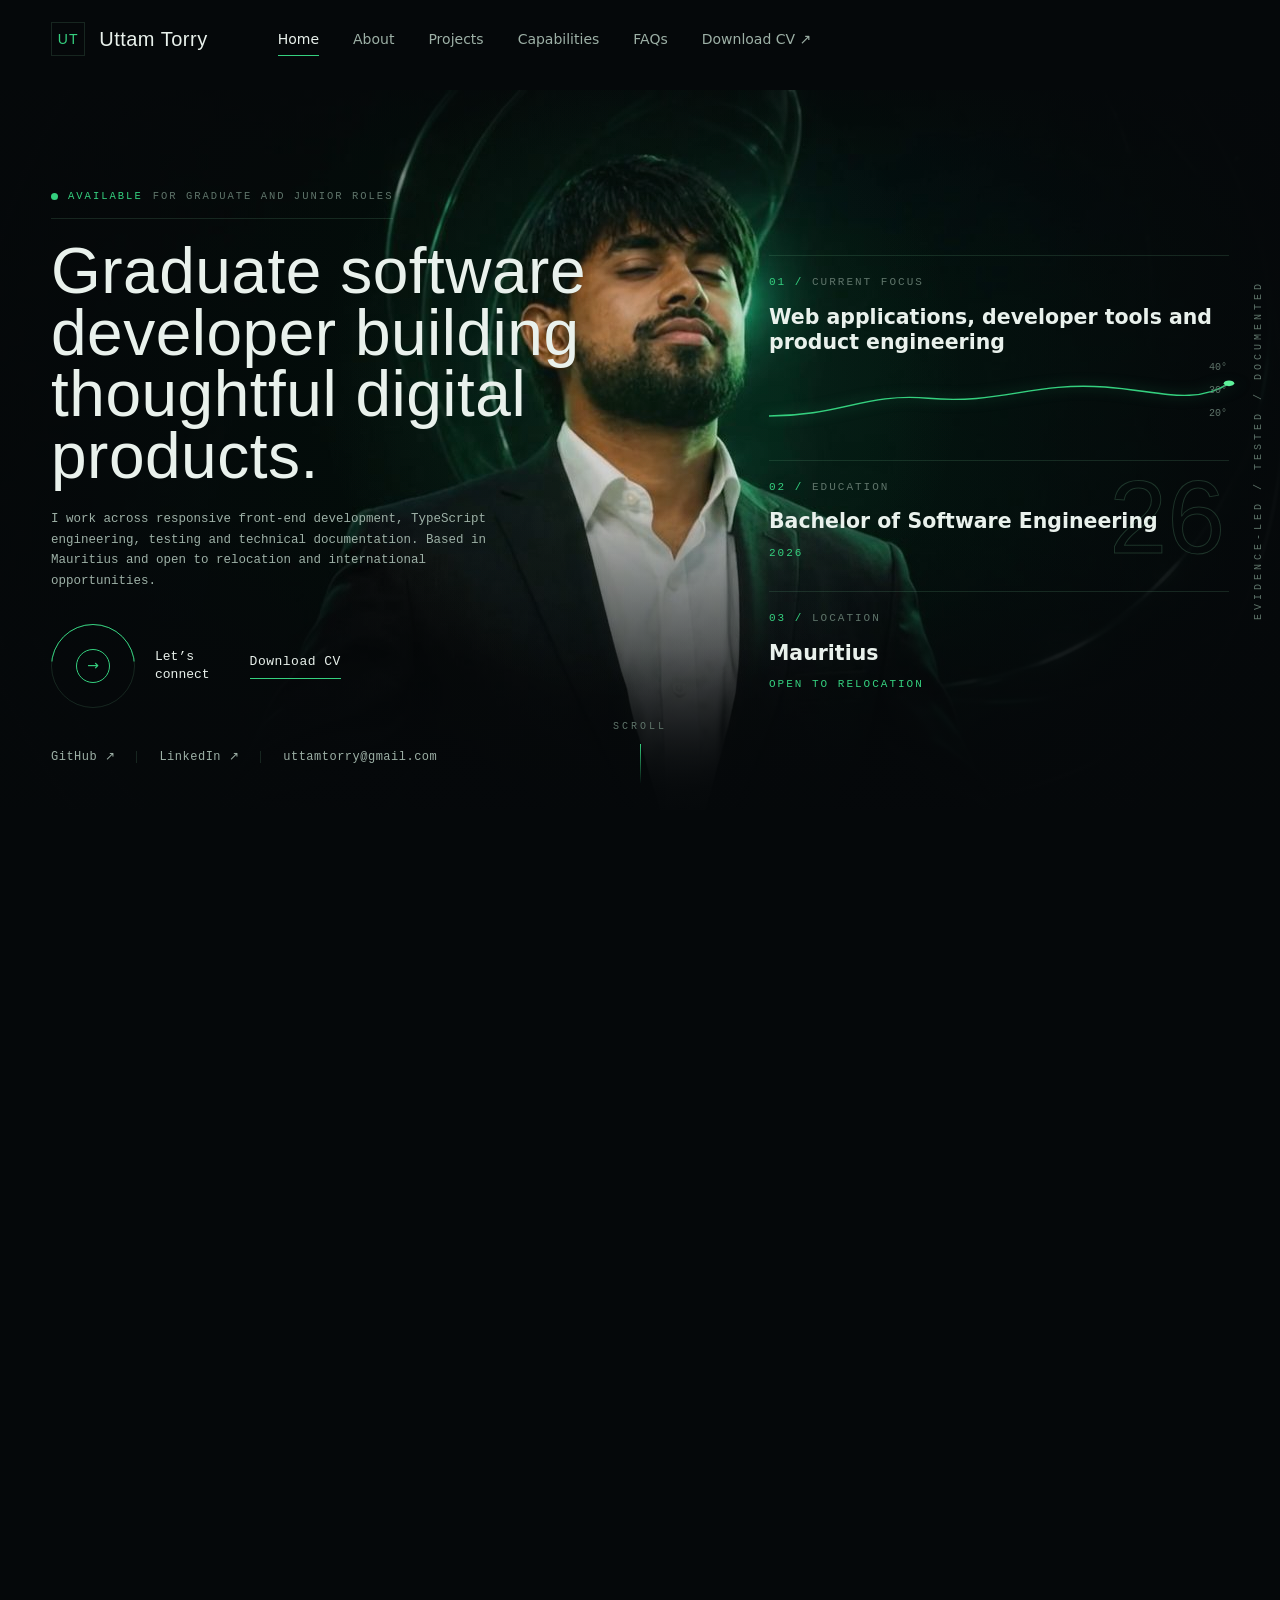
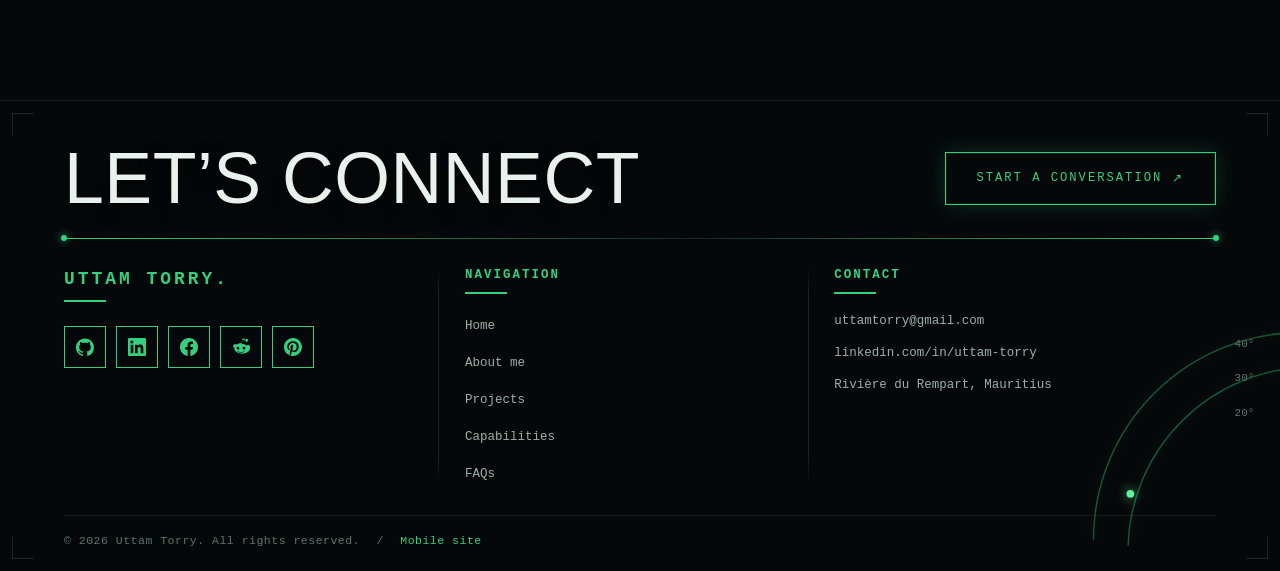
<file: index.html>
<!doctype html>
<html lang="en">
<head>
  <meta charset="utf-8" />
  <meta name="viewport" content="width=device-width, initial-scale=1" />

  <!-- Baseline hardening. GitHub Pages cannot set response headers, so the
       policy that can live in markup is set here; the rest (X-Content-Type-
       Options, Permissions-Policy, frame-ancestors) needs a hosting-level
       header — see docs/security/control-matrix.md. -->
  <meta http-equiv="Content-Security-Policy" content="default-src 'self'; base-uri 'self'; script-src 'self'; style-src 'self' 'unsafe-inline' https://fonts.googleapis.com; font-src 'self' https://fonts.gstatic.com; img-src 'self' data:; connect-src 'self'; form-action 'self'; frame-src 'none'; object-src 'none'; manifest-src 'self'; upgrade-insecure-requests" />
  <meta name="referrer" content="strict-origin-when-cross-origin" />

  <!-- device routing: phones get the dedicated mobile build (m.html) -->
  <script src="route.js"></script>

  <title>Uttam Torry — Graduate Software Developer</title>
  <meta name="description" content="Graduate software developer building thoughtful digital products. Front-end, TypeScript, testing and technical documentation. Based in Mauritius, open to relocation." />
  <link rel="icon" href="data:image/svg+xml,%3Csvg xmlns='http://www.w3.org/2000/svg' viewBox='0 0 32 32'%3E%3Crect width='32' height='32' fill='%2305080a'/%3E%3Ctext x='16' y='23' font-family='Arial' font-weight='bold' font-size='18' fill='%2335d07f' text-anchor='middle'%3EUT%3C/text%3E%3C/svg%3E" />
  <link rel="preconnect" href="https://fonts.googleapis.com" />
  <link rel="preconnect" href="https://fonts.gstatic.com" crossorigin />
  <link href="https://fonts.googleapis.com/css2?family=Anton&family=JetBrains+Mono:wght@400;500;700&family=Playfair+Display:ital,wght@1,500;1,600&family=Space+Grotesk:wght@400;500;600;700&display=swap" rel="stylesheet" />
  <link rel="stylesheet" href="styles.css" />
</head>
<body>

  <!-- ============ LOADER ============ -->
  <div class="loader" id="loader" aria-hidden="true">
    <div class="loader__inner">
      <div class="loader__logo">UT</div>
      <div class="loader__bar"><span id="loaderBar"></span></div>
      <div class="loader__count"><span id="loaderCount">0</span>% — loading sequence</div>
    </div>
  </div>

  <!-- ============ NAV ============ -->
  <header class="nav" id="nav">
    <a class="nav__brand" href="index.html#top">
      <span class="nav__mark">UT</span>
      <span class="nav__name">Uttam Torry</span>
    </a>
    <button class="nav__toggle" id="navToggle" type="button" aria-expanded="false" aria-controls="navLinks">
      <span class="nav__bars" aria-hidden="true"><i></i><i></i><i></i></span>
      <span class="sr-only">Menu</span>
    </button>
    <nav class="nav__links" id="navLinks" aria-label="Primary">
      <a href="index.html#top" aria-current="page">Home</a>
      <a href="index.html#about">About</a>
      <a href="index.html#projects">Projects</a>
      <a href="index.html#capabilities">Capabilities</a>
      <a href="faq.html">FAQs</a>
      <a class="nav__cv" href="assets/Uttam-Torry-CV-2026.pdf" download>Download CV <span aria-hidden="true">&#8599;</span></a>
    </nav>
  </header>

  <main id="top">

    <!-- ============ HERO — scroll-scrubbed frame sequence (frames 1 → 300) ============ -->
    <section class="hero" id="hero">
      <span class="scroll-anchor" id="projects" aria-hidden="true"></span>
      <span class="scroll-anchor" id="about" aria-hidden="true"></span>
      <span class="scroll-anchor" id="capabilities" aria-hidden="true"></span>
      <div class="hero__sticky">
       <div class="hero__stage" id="heroStage">
        <canvas class="hero__canvas" id="frameCanvas"></canvas>
        <div class="hero__vignette" aria-hidden="true"></div>
        <div class="hero__rings" aria-hidden="true"></div>

        <!-- hero overlay — visible for the first ~60 frames, then fades out -->
        <div class="hero__grid" id="heroPanel">

          <div class="hero__left" id="heroLeft">
            <p class="pill" data-anim><span class="pill__dot"></span> Available <span class="pill__muted">for graduate and junior roles</span></p>

            <h1 class="hero__title" data-anim>Graduate software developer building thoughtful digital products.</h1>

            <p class="hero__body" data-anim>
              I work across responsive front-end development, TypeScript engineering,
              testing and technical documentation. Based in Mauritius and open to
              relocation and international opportunities.
            </p>

            <div class="hero__actions" data-anim>
              <button class="explore" type="button" data-connect>
                <span class="explore__ring"><span class="explore__arrow" aria-hidden="true">&#8594;</span></span>
                <span class="explore__label">Let&#8217;s<br />connect</span>
              </button>
              <a class="link-underline" href="assets/Uttam-Torry-CV-2026.pdf" download>Download CV</a>
            </div>

            <ul class="hero__social" data-anim>
              <li><a href="https://github.com/sarva-uttam" target="_blank" rel="noopener noreferrer">GitHub <span aria-hidden="true">&#8599;</span></a></li>
              <li><a href="https://www.linkedin.com/in/uttam-torry-490702361/" target="_blank" rel="noopener noreferrer">LinkedIn <span aria-hidden="true">&#8599;</span></a></li>
              <li><a href="mailto:uttamtorry@gmail.com">uttamtorry@gmail.com</a></li>
            </ul>
          </div>

          <div class="hero__right" id="heroRight">
            <div class="fact" data-anim>
              <p class="fact__idx">01 / <span>Current focus</span></p>
              <p class="fact__lead">Web applications, developer tools and product engineering</p>
              <div class="fact__graph" aria-hidden="true">
                <span class="fact__angles"><i>40&deg;</i><i>30&deg;</i><i>20&deg;</i></span>
                <svg viewBox="0 0 260 60" preserveAspectRatio="none">
                  <path d="M0,45 C40,45 55,20 90,26 C130,33 150,8 190,14 C220,18 240,34 260,10" />
                  <circle cx="260" cy="10" r="3" />
                </svg>
              </div>
            </div>

            <div class="fact fact--edu" data-anim>
              <span class="fact__bignum" aria-hidden="true">26</span>
              <p class="fact__idx">02 / <span>Education</span></p>
              <p class="fact__lead">Bachelor of Software Engineering</p>
              <p class="fact__meta">2026</p>
            </div>

            <div class="fact" data-anim>
              <p class="fact__idx">03 / <span>Location</span></p>
              <p class="fact__lead">Mauritius</p>
              <p class="fact__meta">Open to relocation</p>
            </div>
          </div>

        </div>
        <!-- /HERO OVERLAY -->

        <!-- PANEL — selected work -->
        <div class="wp" id="workPanel">
          <div class="wp__inner">
            <div class="wp__col wp__col--left">
              <header class="wp__head" data-anim>
                <p class="wp__label">02 <span>/</span> Selected work</p>
                <div class="wp__rule" aria-hidden="true"></div>
                <h2 class="wp__title">Projects that show how I think and build</h2>
              </header>

              <article class="wp-card" data-anim>
                <span class="wp-card__num" aria-hidden="true">01</span>
                <p class="wp-card__id">01 <span>/ ISeeCode</span></p>
                <p class="wp-card__cat">Visual code interpreter</p>
                <p class="wp-card__desc">Run and explain code step by step</p>
                <div class="wp-card__viz" aria-hidden="true">
                  <svg viewBox="0 0 300 40" preserveAspectRatio="none">
                    <path class="wave" d="M0,30 C46,30 58,12 104,17 C150,22 168,5 220,12 C252,16 276,26 300,9" />
                    <circle cx="2" cy="30" r="3" /><circle class="hi" cx="300" cy="9" r="3.6" />
                  </svg>
                </div>
                <p class="wp-card__tags">C++ &middot; Python &middot; JavaScript &middot; C#</p>
                <a class="wp-card__link" href="https://github.com/" target="_blank" rel="noopener noreferrer">View repository <span aria-hidden="true">&#8599;</span></a>
              </article>

              <article class="wp-card" data-anim>
                <span class="wp-card__num" aria-hidden="true">02</span>
                <p class="wp-card__id">02 <span>/ Enveloped</span></p>
                <p class="wp-card__cat">Digital invitations</p>
                <p class="wp-card__desc">Personalised invitations shaped around style and budget</p>
                <div class="wp-card__viz" aria-hidden="true">
                  <svg viewBox="0 0 300 40" preserveAspectRatio="none">
                    <line x1="2" y1="20" x2="298" y2="20" />
                    <circle cx="2" cy="20" r="3" class="hi" />
                    <circle cx="96" cy="20" r="6" class="node" />
                    <rect x="143" y="13" width="14" height="14" transform="rotate(45 150 20)" />
                    <circle cx="204" cy="20" r="6" class="node" />
                    <circle cx="298" cy="20" r="3" class="hi" />
                  </svg>
                </div>
                <p class="wp-card__tags">Full-stack &middot; Product design</p>
                <a class="wp-card__link" href="#footer">Case study <span aria-hidden="true">&#8599;</span></a>
              </article>
            </div>

            <div class="wp__col wp__col--right">
              <article class="wp-card" data-anim>
                <span class="wp-card__num" aria-hidden="true">03</span>
                <p class="wp-card__id">03 <span>/ Zordi Budget Tracker</span></p>
                <p class="wp-card__cat">Civic technology</p>
                <p class="wp-card__desc">Evidence-led tracking from promises to verified outcomes</p>
                <div class="wp-card__viz" aria-hidden="true">
                  <svg viewBox="0 0 300 40" preserveAspectRatio="none">
                    <path class="wave" d="M0,34 C40,34 60,28 96,24 C140,19 150,26 188,18 C232,9 250,14 300,4" />
                    <circle cx="2" cy="34" r="3" /><circle class="hi" cx="300" cy="4" r="3.6" />
                  </svg>
                </div>
                <p class="wp-card__tags">Next.js &middot; TypeScript &middot; PostgreSQL</p>
                <a class="wp-card__link" href="#footer">Case study <span aria-hidden="true">&#8599;</span></a>
              </article>

              <article class="wp-card" data-anim>
                <span class="wp-card__num" aria-hidden="true">04</span>
                <p class="wp-card__id">04 <span>/ Bwoo &amp; Bloo&#8217;s Books</span></p>
                <p class="wp-card__cat">Creative publishing system</p>
                <p class="wp-card__desc">Structured educational books built for consistency at scale</p>
                <div class="wp-card__viz" aria-hidden="true">
                  <svg viewBox="0 0 300 40" preserveAspectRatio="none">
                    <line x1="2" y1="20" x2="298" y2="20" />
                    <circle cx="2" cy="20" r="3" class="hi" />
                    <rect x="66" y="13" width="14" height="14" /><rect x="118" y="13" width="14" height="14" />
                    <rect x="170" y="13" width="14" height="14" /><rect x="222" y="13" width="14" height="14" />
                    <circle cx="298" cy="20" r="3" class="hi" />
                  </svg>
                </div>
                <p class="wp-card__tags">Editorial systems &middot; Asset production</p>
                <a class="wp-card__link" href="#footer">Case study <span aria-hidden="true">&#8599;</span></a>
              </article>
            </div>
          </div>
          <div class="wp__angles" aria-hidden="true" data-anim><i>40&deg;</i><i>30&deg;</i><i>20&deg;</i></div>
        </div>
        <!-- /PANEL -->

        <!-- PANEL — about -->
        <div class="ap" id="aboutPanel">
          <div class="ap__col">
            <header class="ap__head" data-anim="rise">
              <p class="wp__label">03 <span>/</span> About</p>
              <div class="wp__rule" aria-hidden="true"></div>
            </header>
            <p class="ap__p" data-anim="rise">
              I completed a Bachelor of Software Engineering at the National Research
              University of Electronic Technology (MIET) in 2026. My project work combines
              front-end development with requirements analysis, testing and documentation.
            </p>
            <span class="ap__div" aria-hidden="true" data-anim="rise"></span>
            <p class="ap__p" data-anim="rise">
              I am early in my professional engineering career, so I focus on showing real
              work rather than overstating experience. I am looking for a graduate or junior
              role where I can contribute reliably, learn from an experienced team and
              continue developing production engineering skills.
            </p>
            <span class="ap__div" aria-hidden="true" data-anim="rise"></span>
            <p class="ap__p" data-anim="rise">
              My previous work in hospitality, tutoring and delivery also strengthened my
              adaptability, communication and ability to work responsibly in demanding
              environments.
            </p>
          </div>

          <div class="ap__type" aria-hidden="true">
            <span class="ap__lg" data-anim="rise">Careful</span>
            <span class="ap__lg ap__lg--gap" data-anim="rise">Engineering,</span>
            <span class="ap__lg" data-anim="rise">Room to</span>
            <span class="ap__and" data-anim="rise">and</span>
            <span class="ap__lg" data-anim="rise">Grow.</span>
          </div>

          <p class="ap__lang" data-anim="rise">
            <span>Spoken languages:</span>
            English, French, Hindi and Russian.
          </p>

          <div class="wp__angles" aria-hidden="true"><i>40&deg;</i><i>30&deg;</i><i>20&deg;</i></div>
          <span class="ap__cross" aria-hidden="true" data-anim></span>

          <svg class="ap__graph" viewBox="0 0 320 60" preserveAspectRatio="none" aria-hidden="true" data-anim>
            <path d="M0,50 C46,50 60,30 104,34 C150,38 165,14 210,20 C250,25 274,40 300,8" />
            <circle cx="300" cy="8" r="3.4" />
          </svg>
        </div>
        <!-- /PANEL -->

        <!-- PANEL — core capabilities ring -->
        <div class="rp" id="ringPanel">
          <header class="rp__head" data-anim>
            <p class="wp__label">04 <span>/</span> Core capabilities</p>
            <div class="wp__rule" aria-hidden="true"></div>
            <p class="rp__sub">What I build with &mdash; circling past.</p>
          </header>

          <div class="rp__ring" id="ringStage">
            <div class="rp__orbit" id="ringOrbit" aria-hidden="true"></div>
            <article class="rp__card"><span class="rp__n">01</span><span class="rp__label">Front&#8209;end development</span></article>
            <article class="rp__card"><span class="rp__n">02</span><span class="rp__label">TypeScript &amp; JavaScript</span></article>
            <article class="rp__card"><span class="rp__n">03</span><span class="rp__label">React &amp; Next.js</span></article>
            <article class="rp__card"><span class="rp__n">04</span><span class="rp__label">Responsive, accessible UI</span></article>
            <article class="rp__card"><span class="rp__n">05</span><span class="rp__label">Backend, APIs &amp; PostgreSQL</span></article>
            <article class="rp__card"><span class="rp__n">06</span><span class="rp__label">Testing &amp; system architecture</span></article>
            <article class="rp__card"><span class="rp__n">07</span><span class="rp__label">Docs, Git &amp; deployment</span></article>
            <article class="rp__card"><span class="rp__n">08</span><span class="rp__label">Product design &amp; prototyping</span></article>
          </div>
        </div>
        <!-- /PANEL -->

        <div class="hero__rail" aria-hidden="true">Evidence-led / Tested / Documented</div>

        <div class="hero__hint" id="heroHint">
          <span>Scroll</span>
          <span class="hero__hint-line"></span>
        </div>
       </div>
      </div>
    </section>

    <!-- ============ FOOTER ============ -->
    <footer class="site-foot" id="footer">
      <span class="foot-tick foot-tick--tl" aria-hidden="true"></span>
      <span class="foot-tick foot-tick--tr" aria-hidden="true"></span>
      <span class="foot-tick foot-tick--bl" aria-hidden="true"></span>
      <span class="foot-tick foot-tick--br" aria-hidden="true"></span>

      <div class="foot-top">
        <h2 class="foot-title reveal">Let&#8217;s connect</h2>
        <button class="foot-cta reveal" type="button" data-connect>Start a conversation <span aria-hidden="true">&#8599;</span></button>
      </div>

      <div class="foot-rule reveal" aria-hidden="true"></div>

      <div class="foot-cols">
        <div class="foot-col foot-col--brand reveal">
          <p class="foot-brand">Uttam Torry.</p>
          <ul class="foot-social">
            <li><a href="https://github.com/sarva-uttam" aria-label="GitHub" target="_blank" rel="noopener noreferrer"><svg viewBox="0 0 24 24" aria-hidden="true"><path d="M12 .5C5.37.5 0 5.87 0 12.5c0 5.3 3.44 9.8 8.2 11.39.6.11.82-.26.82-.58v-2c-3.34.73-4.04-1.61-4.04-1.61-.55-1.39-1.34-1.76-1.34-1.76-1.09-.75.08-.73.08-.73 1.2.09 1.84 1.24 1.84 1.24 1.07 1.84 2.81 1.31 3.5 1 .11-.78.42-1.31.76-1.61-2.67-.3-5.47-1.34-5.47-5.95 0-1.31.47-2.39 1.24-3.23-.13-.31-.54-1.53.12-3.18 0 0 1.01-.32 3.3 1.23a11.5 11.5 0 0 1 6 0c2.29-1.55 3.3-1.23 3.3-1.23.66 1.65.25 2.87.12 3.18.77.84 1.24 1.92 1.24 3.23 0 4.62-2.81 5.64-5.49 5.94.43.37.82 1.1.82 2.22v3.29c0 .32.21.7.82.58A12 12 0 0 0 24 12.5C24 5.87 18.63.5 12 .5z"/></svg></a></li>
            <li><a href="https://www.linkedin.com/in/uttam-torry-490702361/" aria-label="LinkedIn" target="_blank" rel="noopener noreferrer"><svg viewBox="0 0 24 24" aria-hidden="true"><path d="M20.45 20.45h-3.56v-5.57c0-1.33-.03-3.04-1.85-3.04-1.86 0-2.14 1.45-2.14 2.94v5.67H9.35V9h3.41v1.56h.05c.48-.9 1.64-1.85 3.37-1.85 3.6 0 4.27 2.37 4.27 5.45v6.29zM5.34 7.43a2.07 2.07 0 1 1 0-4.13 2.07 2.07 0 0 1 0 4.13zM7.12 20.45H3.56V9h3.56v11.45zM22.22 0H1.77C.79 0 0 .77 0 1.72v20.56C0 23.23.79 24 1.77 24h20.45C23.2 24 24 23.23 24 22.28V1.72C24 .77 23.2 0 22.22 0z"/></svg></a></li>
            <li><a href="https://www.facebook.com/share/1JbB2YLpCV/" aria-label="Facebook" target="_blank" rel="noopener noreferrer"><svg viewBox="0 0 24 24" aria-hidden="true"><path d="M24 12.07C24 5.4 18.63 0 12 0S0 5.4 0 12.07C0 18.1 4.39 23.1 10.13 24v-8.44H7.08v-3.49h3.05V9.41c0-3.02 1.79-4.69 4.53-4.69 1.31 0 2.68.24 2.68.24v2.97h-1.51c-1.49 0-1.96.93-1.96 1.89v2.25h3.33l-.53 3.49h-2.8V24C19.61 23.1 24 18.1 24 12.07z"/></svg></a></li>
            <li><a href="https://www.reddit.com/user/sarva-uttam/" aria-label="Reddit" target="_blank" rel="noopener noreferrer"><svg viewBox="0 0 24 24" aria-hidden="true"><path d="M24 11.78a2.56 2.56 0 0 0-4.34-1.83 12.6 12.6 0 0 0-6.77-2.14l1.15-5.42 3.77.8a1.83 1.83 0 1 0 .2-.9L14.6.28a.45.45 0 0 0-.54.35l-1.28 6.04a12.6 12.6 0 0 0-6.86 2.13 2.56 2.56 0 1 0-2.83 4.2 5 5 0 0 0-.06.79c0 4.02 4.68 7.28 10.45 7.28s10.46-3.26 10.46-7.28a5 5 0 0 0-.06-.78A2.55 2.55 0 0 0 24 11.78zM6.15 13.6a1.83 1.83 0 1 1 3.66 0 1.83 1.83 0 0 1-3.66 0zm10.2 4.83a6.5 6.5 0 0 1-4.35 1.35 6.5 6.5 0 0 1-4.34-1.35.45.45 0 0 1 .64-.64 5.6 5.6 0 0 0 3.7 1.13 5.6 5.6 0 0 0 3.71-1.14.45.45 0 1 1 .63.65zm-.34-3a1.83 1.83 0 1 1 0-3.66 1.83 1.83 0 0 1 0 3.66z"/></svg></a></li>
            <li><a href="https://www.pinterest.com/sarva_uttam/" aria-label="Pinterest" target="_blank" rel="noopener noreferrer"><svg viewBox="0 0 24 24" aria-hidden="true"><path d="M12 0C5.37 0 0 5.37 0 12c0 5.08 3.16 9.42 7.62 11.17-.1-.95-.2-2.4.04-3.44l1.4-5.94s-.36-.72-.36-1.78c0-1.66.97-2.9 2.17-2.9 1.02 0 1.51.77 1.51 1.68 0 1.03-.65 2.56-.99 3.98-.28 1.19.6 2.16 1.77 2.16 2.12 0 3.75-2.24 3.75-5.47 0-2.86-2.05-4.86-4.99-4.86-3.4 0-5.4 2.55-5.4 5.19 0 1.03.4 2.13.89 2.73.1.12.11.22.08.34l-.33 1.35c-.05.22-.17.27-.4.16-1.5-.7-2.43-2.88-2.43-4.64 0-3.78 2.75-7.25 7.92-7.25 4.16 0 7.39 2.96 7.39 6.92 0 4.13-2.6 7.46-6.22 7.46-1.21 0-2.35-.63-2.74-1.38l-.75 2.85c-.27 1.04-1 2.35-1.49 3.15A12 12 0 1 0 12 0z"/></svg></a></li>
          </ul>
        </div>

        <div class="foot-col reveal">
          <h3 class="foot-h">Navigation</h3>
          <ul class="foot-nav">
            <li><a href="index.html#top">Home</a></li>
            <li><a href="index.html#about">About me</a></li>
            <li><a href="index.html#projects">Projects</a></li>
            <li><a href="index.html#capabilities">Capabilities</a></li>
            <li><a href="faq.html">FAQs</a></li>
          </ul>
        </div>

        <div class="foot-col reveal">
          <h3 class="foot-h">Contact</h3>
          <ul class="foot-contact">
            <li><a href="mailto:uttamtorry@gmail.com">uttamtorry@gmail.com</a></li>
            <li><a href="https://www.linkedin.com/in/uttam-torry-490702361/" target="_blank" rel="noopener noreferrer">linkedin.com/in/uttam-torry</a></li>
            <li>Rivi&egrave;re du Rempart, Mauritius</li>
          </ul>
        </div>
      </div>

      <div class="foot-angles" aria-hidden="true"><i>40&deg;</i><i>30&deg;</i><i>20&deg;</i></div>
      <svg class="foot-arc" viewBox="0 0 200 200" preserveAspectRatio="none" aria-hidden="true">
        <path d="M10 190 A 180 180 0 0 1 190 10" />
        <path d="M40 195 A 160 160 0 0 1 195 40" />
        <circle cx="42" cy="150" r="3.4" />
      </svg>

      <p class="foot-copy reveal">
        &copy; 2026 Uttam Torry. All rights reserved.
        <span class="foot-sep" aria-hidden="true">/</span>
        <a class="foot-switch" href="m.html?mobile=1" data-view="mobile">Mobile site</a>
      </p>
    </footer>

  </main>

  <!-- ============ "Start a conversation" chooser ============ -->
  <dialog class="connect" id="connectModal" aria-label="Start a conversation">
    <button class="connect__x" type="button" data-connect-close aria-label="Close">&times;</button>
    <p class="connect__eyebrow">Start a conversation</p>
    <p class="connect__title">Where should we talk?</p>
    <ul class="connect__list">
      <li><a href="mailto:uttamtorry@gmail.com">
        <svg viewBox="0 0 24 24" aria-hidden="true"><path d="M2 5.5A1.5 1.5 0 0 1 3.5 4h17A1.5 1.5 0 0 1 22 5.5v13A1.5 1.5 0 0 1 20.5 20h-17A1.5 1.5 0 0 1 2 18.5v-13Zm2.2.5 7.8 5.6L19.8 6H4.2ZM20 7.7l-7.4 5.3a1 1 0 0 1-1.2 0L4 7.7V18h16V7.7Z"/></svg>
        <span>Email</span><span class="connect__hint">uttamtorry@gmail.com</span>
      </a></li>
      <li><a href="https://www.linkedin.com/in/uttam-torry-490702361/" target="_blank" rel="noopener noreferrer">
        <svg viewBox="0 0 24 24" aria-hidden="true"><path d="M20.45 20.45h-3.56v-5.57c0-1.33-.03-3.04-1.85-3.04-1.86 0-2.14 1.45-2.14 2.94v5.67H9.35V9h3.41v1.56h.05c.48-.9 1.64-1.85 3.37-1.85 3.6 0 4.27 2.37 4.27 5.45v6.29zM5.34 7.43a2.07 2.07 0 1 1 0-4.13 2.07 2.07 0 0 1 0 4.13zM7.12 20.45H3.56V9h3.56v11.45zM22.22 0H1.77C.79 0 0 .77 0 1.72v20.56C0 23.23.79 24 1.77 24h20.45C23.2 24 24 23.23 24 22.28V1.72C24 .77 23.2 0 22.22 0z"/></svg>
        <span>LinkedIn</span><span class="connect__hint">uttam-torry</span>
      </a></li>
      <li><a href="https://www.facebook.com/share/1JbB2YLpCV/" target="_blank" rel="noopener noreferrer">
        <svg viewBox="0 0 24 24" aria-hidden="true"><path d="M24 12.07C24 5.4 18.63 0 12 0S0 5.4 0 12.07C0 18.1 4.39 23.1 10.13 24v-8.44H7.08v-3.49h3.05V9.41c0-3.02 1.79-4.69 4.53-4.69 1.31 0 2.68.24 2.68.24v2.97h-1.51c-1.49 0-1.96.93-1.96 1.89v2.25h3.33l-.53 3.49h-2.8V24C19.61 23.1 24 18.1 24 12.07z"/></svg>
        <span>Facebook</span><span class="connect__hint">Message me</span>
      </a></li>
      <li><a href="https://www.pinterest.com/sarva_uttam/" target="_blank" rel="noopener noreferrer">
        <svg viewBox="0 0 24 24" aria-hidden="true"><path d="M12 0C5.37 0 0 5.37 0 12c0 5.08 3.16 9.42 7.62 11.17-.1-.95-.2-2.4.04-3.44l1.4-5.94s-.36-.72-.36-1.78c0-1.66.97-2.9 2.17-2.9 1.02 0 1.51.77 1.51 1.68 0 1.03-.65 2.56-.99 3.98-.28 1.19.6 2.16 1.77 2.16 2.12 0 3.75-2.24 3.75-5.47 0-2.86-2.05-4.86-4.99-4.86-3.4 0-5.4 2.55-5.4 5.19 0 1.03.4 2.13.89 2.73.1.12.11.22.08.34l-.33 1.35c-.05.22-.17.27-.4.16-1.5-.7-2.43-2.88-2.43-4.64 0-3.78 2.75-7.25 7.92-7.25 4.16 0 7.39 2.96 7.39 6.92 0 4.13-2.6 7.46-6.22 7.46-1.21 0-2.35-.63-2.74-1.38l-.75 2.85c-.27 1.04-1 2.35-1.49 3.15A12 12 0 1 0 12 0z"/></svg>
        <span>Pinterest</span><span class="connect__hint">sarva_uttam</span>
      </a></li>
      <li><a href="https://www.reddit.com/user/sarva-uttam/" target="_blank" rel="noopener noreferrer">
        <svg viewBox="0 0 24 24" aria-hidden="true"><path d="M24 11.78a2.56 2.56 0 0 0-4.34-1.83 12.6 12.6 0 0 0-6.77-2.14l1.15-5.42 3.77.8a1.83 1.83 0 1 0 .2-.9L14.6.28a.45.45 0 0 0-.54.35l-1.28 6.04a12.6 12.6 0 0 0-6.86 2.13 2.56 2.56 0 1 0-2.83 4.2 5 5 0 0 0-.06.79c0 4.02 4.68 7.28 10.45 7.28s10.46-3.26 10.46-7.28a5 5 0 0 0-.06-.78A2.55 2.55 0 0 0 24 11.78zM6.15 13.6a1.83 1.83 0 1 1 3.66 0 1.83 1.83 0 0 1-3.66 0zm10.2 4.83a6.5 6.5 0 0 1-4.35 1.35 6.5 6.5 0 0 1-4.34-1.35.45.45 0 0 1 .64-.64 5.6 5.6 0 0 0 3.7 1.13 5.6 5.6 0 0 0 3.71-1.14.45.45 0 1 1 .63.65zm-.34-3a1.83 1.83 0 1 1 0-3.66 1.83 1.83 0 0 1 0 3.66z"/></svg>
        <span>Reddit</span><span class="connect__hint">u/sarva-uttam</span>
      </a></li>
    </ul>
  </dialog>

  <script src="script.js"></script>
</body>
</html>
</file>
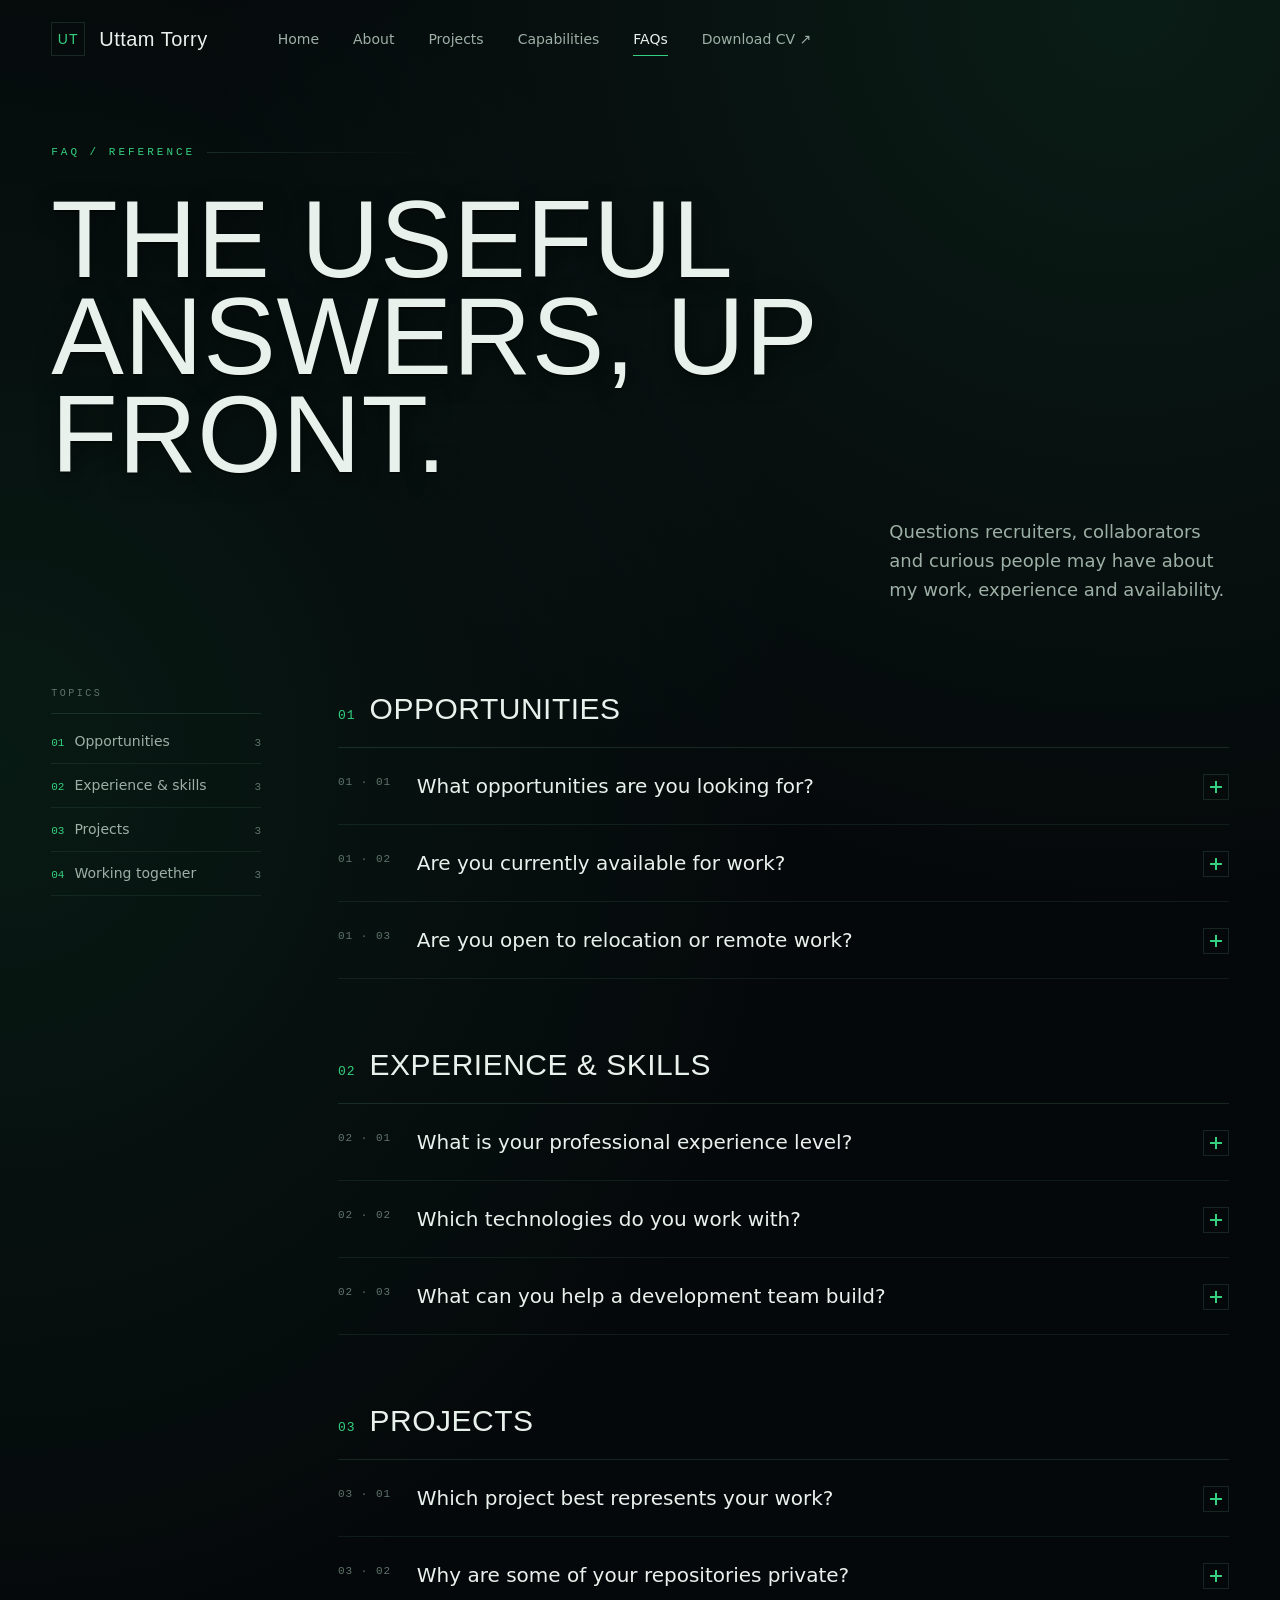
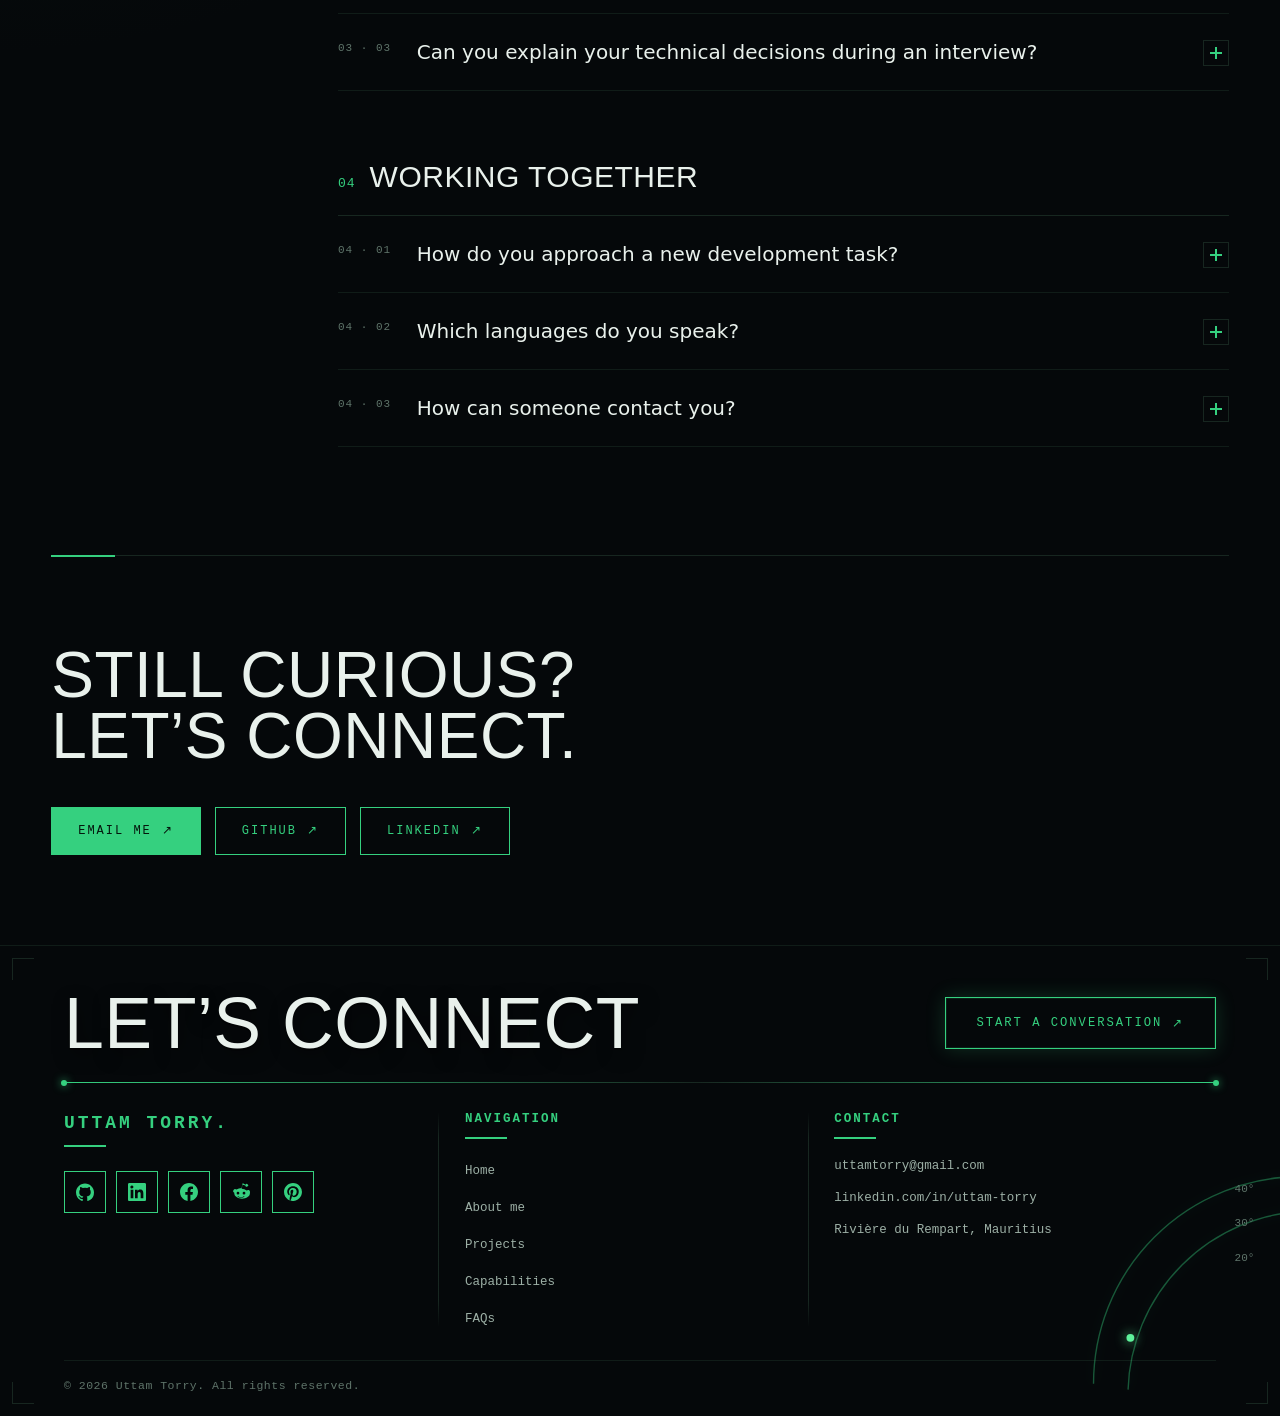
<file: faq.html>
<!doctype html>
<html lang="en">
<head>
  <meta charset="utf-8" />
  <meta name="viewport" content="width=device-width, initial-scale=1" />

  <!-- Baseline hardening — see docs/security/control-matrix.md -->
  <meta http-equiv="Content-Security-Policy" content="default-src 'self'; base-uri 'self'; script-src 'self'; style-src 'self' 'unsafe-inline' https://fonts.googleapis.com; font-src 'self' https://fonts.gstatic.com; img-src 'self' data:; connect-src 'self'; form-action 'self'; frame-src 'none'; object-src 'none'; manifest-src 'self'; upgrade-insecure-requests" />
  <meta name="referrer" content="strict-origin-when-cross-origin" />

  <title>FAQs — Uttam Torry, Graduate Software Developer</title>
  <meta name="description" content="Answers to common questions about Uttam Torry's work, experience, availability, technologies and projects. Graduate software developer based in Mauritius, open to relocation and remote work." />
  <link rel="icon" href="data:image/svg+xml,%3Csvg xmlns='http://www.w3.org/2000/svg' viewBox='0 0 32 32'%3E%3Crect width='32' height='32' fill='%2305080a'/%3E%3Ctext x='16' y='23' font-family='Arial' font-weight='bold' font-size='18' fill='%2335d07f' text-anchor='middle'%3EUT%3C/text%3E%3C/svg%3E" />
  <link rel="preconnect" href="https://fonts.googleapis.com" />
  <link rel="preconnect" href="https://fonts.gstatic.com" crossorigin />
  <link href="https://fonts.googleapis.com/css2?family=Anton&family=JetBrains+Mono:wght@400;500;700&family=Playfair+Display:ital,wght@1,500;1,600&family=Space+Grotesk:wght@400;500;600;700&display=swap" rel="stylesheet" />
  <link rel="stylesheet" href="styles.css" />
  <script type="application/ld+json">
  {
    "@context": "https://schema.org",
    "@type": "FAQPage",
    "mainEntity": [
      {
        "@type": "Question",
        "name": "What opportunities are you looking for?",
        "acceptedAnswer": { "@type": "Answer", "text": "Graduate or junior software development roles where I can contribute reliably, learn from an experienced team and keep building production engineering skills. I am most interested in web applications, developer tools and product engineering." }
      },
      {
        "@type": "Question",
        "name": "Are you currently available for work?",
        "acceptedAnswer": { "@type": "Answer", "text": "Yes. I completed my Bachelor of Software Engineering in 2026 and am available now for graduate and junior roles." }
      },
      {
        "@type": "Question",
        "name": "Are you open to relocation or remote work?",
        "acceptedAnswer": { "@type": "Answer", "text": "Yes. I am based in Mauritius and open to relocation and international opportunities, as well as remote work." }
      },
      {
        "@type": "Question",
        "name": "What is your professional experience level?",
        "acceptedAnswer": { "@type": "Answer", "text": "I am early in my professional engineering career. Rather than overstate experience, I focus on showing real project work that demonstrates how I think and build. My earlier work in hospitality, tutoring and delivery built my adaptability, communication and reliability in demanding environments." }
      },
      {
        "@type": "Question",
        "name": "Which technologies do you work with?",
        "acceptedAnswer": { "@type": "Answer", "text": "HTML, CSS, JavaScript and TypeScript on the front end, with React and Next.js. On the back end I work with Node.js, PostgreSQL and Supabase. I also use Python and C++. For testing and workflow I use Git and GitHub, Vitest and Playwright." }
      },
      {
        "@type": "Question",
        "name": "What can you help a development team build?",
        "acceptedAnswer": { "@type": "Answer", "text": "Responsive, accessible user interfaces; TypeScript application code; APIs and PostgreSQL-backed features; automated tests with Vitest and Playwright; and clear technical documentation. I can also help with requirements analysis and keeping a codebase consistent." }
      },
      {
        "@type": "Question",
        "name": "Which project best represents your work?",
        "acceptedAnswer": { "@type": "Answer", "text": "Zordi Budget Tracker is the fullest example: an evidence-led tool built with Next.js, TypeScript and PostgreSQL that tracks items from initial promises through to verified outcomes. ISeeCode (a visual, step-by-step code interpreter), Enveloped (personalised digital invitations) and Bwoo and Bloo's Books (a structured educational-publishing system) each show a different side of how I work." }
      },
      {
        "@type": "Question",
        "name": "Why are some of your repositories private?",
        "acceptedAnswer": { "@type": "Answer", "text": "A few repositories are kept private while they are still in progress or contain work I do not have permission to publish. I am happy to demonstrate them and walk through the implementation on request." }
      },
      {
        "@type": "Question",
        "name": "Can you explain your technical decisions during an interview?",
        "acceptedAnswer": { "@type": "Answer", "text": "Yes. I can talk through the architecture, trade-offs and testing approach for any project in this portfolio, and walk through the code live if that is useful." }
      },
      {
        "@type": "Question",
        "name": "How do you approach a new development task?",
        "acceptedAnswer": { "@type": "Answer", "text": "I start by clarifying the requirements, then break the work into small, testable steps. I write tests alongside the implementation, keep changes reviewable, and document anything that is not obvious from the code. I would rather ask a question early than build the wrong thing." }
      },
      {
        "@type": "Question",
        "name": "Which languages do you speak?",
        "acceptedAnswer": { "@type": "Answer", "text": "English, French, Hindi and Russian." }
      },
      {
        "@type": "Question",
        "name": "How can someone contact you?",
        "acceptedAnswer": { "@type": "Answer", "text": "Email me at uttamtorry@gmail.com or reach out on LinkedIn at linkedin.com/in/uttam-torry-490702361. My code is on GitHub at github.com/sarva-uttam. There is also a Start a conversation option in the site footer." }
      }
    ]
  }
  </script>
</head>
<body>

  <!-- ============ NAV (shared) ============ -->
  <header class="nav" id="nav">
    <a class="nav__brand" href="index.html#top">
      <span class="nav__mark">UT</span>
      <span class="nav__name">Uttam Torry</span>
    </a>
    <button class="nav__toggle" id="navToggle" type="button" aria-expanded="false" aria-controls="navLinks">
      <span class="nav__bars" aria-hidden="true"><i></i><i></i><i></i></span>
      <span class="sr-only">Menu</span>
    </button>
    <nav class="nav__links" id="navLinks" aria-label="Primary">
      <a href="index.html#top">Home</a>
      <a href="index.html#about">About</a>
      <a href="index.html#projects">Projects</a>
      <a href="index.html#capabilities">Capabilities</a>
      <a href="faq.html" aria-current="page">FAQs</a>
      <a class="nav__cv" href="assets/Uttam-Torry-CV-2026.pdf" download>Download CV <span aria-hidden="true">&#8599;</span></a>
    </nav>
  </header>

  <main class="faq" id="top">

    <header class="faq-hero">
      <p class="faq-hero__eyebrow">FAQ / Reference</p>
      <h1 class="faq-hero__title">The useful answers, up front.</h1>
      <p class="faq-hero__lead">
        Questions recruiters, collaborators and curious people may have about my
        work, experience and availability.
      </p>
    </header>

    <div class="faq-body">

      <nav class="faq-nav" aria-label="FAQ topics">
        <p class="faq-nav__h">Topics</p>
        <ul class="faq-nav__list">
          <li><a href="#opportunities"><span class="faq-nav__n">01</span> Opportunities <span class="faq-nav__c">3</span></a></li>
          <li><a href="#experience"><span class="faq-nav__n">02</span> Experience &amp; skills <span class="faq-nav__c">3</span></a></li>
          <li><a href="#projects-faq"><span class="faq-nav__n">03</span> Projects <span class="faq-nav__c">3</span></a></li>
          <li><a href="#working-together"><span class="faq-nav__n">04</span> Working together <span class="faq-nav__c">3</span></a></li>
        </ul>
      </nav>

      <div class="faq-groups">

        <section class="faq-group" id="opportunities">
          <h2 class="faq-group__title"><span class="faq-group__n">01</span> Opportunities</h2>
          <div class="faq-list">

            <details class="faq-item">
              <summary class="faq-item__q">
                <span class="faq-item__coord" aria-hidden="true">01 · 01</span>
                <span class="faq-item__text">What opportunities are you looking for?</span>
                <span class="faq-item__icon" aria-hidden="true"></span>
              </summary>
              <div class="faq-item__a">
                <p>
                  Graduate or junior software development roles where I can contribute
                  reliably, learn from an experienced team and keep building production
                  engineering skills. I am most interested in web applications, developer
                  tools and product engineering.
                </p>
              </div>
            </details>

            <details class="faq-item">
              <summary class="faq-item__q">
                <span class="faq-item__coord" aria-hidden="true">01 · 02</span>
                <span class="faq-item__text">Are you currently available for work?</span>
                <span class="faq-item__icon" aria-hidden="true"></span>
              </summary>
              <div class="faq-item__a">
                <p>
                  Yes. I completed my Bachelor of Software Engineering in 2026 and am
                  available now for graduate and junior roles.
                </p>
              </div>
            </details>

            <details class="faq-item">
              <summary class="faq-item__q">
                <span class="faq-item__coord" aria-hidden="true">01 · 03</span>
                <span class="faq-item__text">Are you open to relocation or remote work?</span>
                <span class="faq-item__icon" aria-hidden="true"></span>
              </summary>
              <div class="faq-item__a">
                <p>
                  Yes. I am based in Mauritius and open to relocation and international
                  opportunities, as well as remote work.
                </p>
              </div>
            </details>

          </div>
        </section>

        <section class="faq-group" id="experience">
          <h2 class="faq-group__title"><span class="faq-group__n">02</span> Experience &amp; skills</h2>
          <div class="faq-list">

            <details class="faq-item">
              <summary class="faq-item__q">
                <span class="faq-item__coord" aria-hidden="true">02 · 01</span>
                <span class="faq-item__text">What is your professional experience level?</span>
                <span class="faq-item__icon" aria-hidden="true"></span>
              </summary>
              <div class="faq-item__a">
                <p>
                  I am early in my professional engineering career. Rather than overstate
                  experience, I focus on showing real project work that demonstrates how I
                  think and build.
                </p>
                <p>
                  My earlier work in hospitality, tutoring and delivery built my
                  adaptability, communication and reliability in demanding environments.
                </p>
              </div>
            </details>

            <details class="faq-item">
              <summary class="faq-item__q">
                <span class="faq-item__coord" aria-hidden="true">02 · 02</span>
                <span class="faq-item__text">Which technologies do you work with?</span>
                <span class="faq-item__icon" aria-hidden="true"></span>
              </summary>
              <div class="faq-item__a">
                <p>
                  HTML, CSS, JavaScript and TypeScript on the front end, with React and
                  Next.js. On the back end I work with Node.js, PostgreSQL and Supabase. I
                  also use Python and C++. For testing and workflow I use Git and GitHub,
                  Vitest and Playwright.
                </p>
              </div>
            </details>

            <details class="faq-item">
              <summary class="faq-item__q">
                <span class="faq-item__coord" aria-hidden="true">02 · 03</span>
                <span class="faq-item__text">What can you help a development team build?</span>
                <span class="faq-item__icon" aria-hidden="true"></span>
              </summary>
              <div class="faq-item__a">
                <p>
                  Responsive, accessible user interfaces; TypeScript application code; APIs
                  and PostgreSQL-backed features; automated tests with Vitest and Playwright;
                  and clear technical documentation. I can also help with requirements
                  analysis and keeping a codebase consistent.
                </p>
              </div>
            </details>

          </div>
        </section>

        <section class="faq-group" id="projects-faq">
          <h2 class="faq-group__title"><span class="faq-group__n">03</span> Projects</h2>
          <div class="faq-list">

            <details class="faq-item">
              <summary class="faq-item__q">
                <span class="faq-item__coord" aria-hidden="true">03 · 01</span>
                <span class="faq-item__text">Which project best represents your work?</span>
                <span class="faq-item__icon" aria-hidden="true"></span>
              </summary>
              <div class="faq-item__a">
                <p>
                  Zordi Budget Tracker is the fullest example: an evidence-led tool built
                  with Next.js, TypeScript and PostgreSQL that tracks items from initial
                  promises through to verified outcomes.
                </p>
                <p>
                  ISeeCode (a visual, step-by-step code interpreter), Enveloped
                  (personalised digital invitations) and Bwoo &amp; Bloo&#8217;s Books (a
                  structured educational-publishing system) each show a different side of
                  how I work.
                </p>
              </div>
            </details>

            <details class="faq-item">
              <summary class="faq-item__q">
                <span class="faq-item__coord" aria-hidden="true">03 · 02</span>
                <span class="faq-item__text">Why are some of your repositories private?</span>
                <span class="faq-item__icon" aria-hidden="true"></span>
              </summary>
              <div class="faq-item__a">
                <p>
                  A few repositories are kept private while they are still in progress or
                  contain work I do not have permission to publish. I am happy to
                  demonstrate them and walk through the implementation on request.
                </p>
              </div>
            </details>

            <details class="faq-item">
              <summary class="faq-item__q">
                <span class="faq-item__coord" aria-hidden="true">03 · 03</span>
                <span class="faq-item__text">Can you explain your technical decisions during an interview?</span>
                <span class="faq-item__icon" aria-hidden="true"></span>
              </summary>
              <div class="faq-item__a">
                <p>
                  Yes. I can talk through the architecture, trade-offs and testing approach
                  for any project in this portfolio, and walk through the code live if that
                  is useful.
                </p>
              </div>
            </details>

          </div>
        </section>

        <section class="faq-group" id="working-together">
          <h2 class="faq-group__title"><span class="faq-group__n">04</span> Working together</h2>
          <div class="faq-list">

            <details class="faq-item">
              <summary class="faq-item__q">
                <span class="faq-item__coord" aria-hidden="true">04 · 01</span>
                <span class="faq-item__text">How do you approach a new development task?</span>
                <span class="faq-item__icon" aria-hidden="true"></span>
              </summary>
              <div class="faq-item__a">
                <p>
                  I start by clarifying the requirements, then break the work into small,
                  testable steps. I write tests alongside the implementation, keep changes
                  reviewable, and document anything that is not obvious from the code. I
                  would rather ask a question early than build the wrong thing.
                </p>
              </div>
            </details>

            <details class="faq-item">
              <summary class="faq-item__q">
                <span class="faq-item__coord" aria-hidden="true">04 · 02</span>
                <span class="faq-item__text">Which languages do you speak?</span>
                <span class="faq-item__icon" aria-hidden="true"></span>
              </summary>
              <div class="faq-item__a">
                <p>English, French, Hindi and Russian.</p>
              </div>
            </details>

            <details class="faq-item">
              <summary class="faq-item__q">
                <span class="faq-item__coord" aria-hidden="true">04 · 03</span>
                <span class="faq-item__text">How can someone contact you?</span>
                <span class="faq-item__icon" aria-hidden="true"></span>
              </summary>
              <div class="faq-item__a">
                <p>
                  Email me at
                  <a href="mailto:uttamtorry@gmail.com">uttamtorry@gmail.com</a>
                  or reach out on
                  <a href="https://www.linkedin.com/in/uttam-torry-490702361/" target="_blank" rel="noopener noreferrer">LinkedIn</a>.
                  My code is on
                  <a href="https://github.com/sarva-uttam" target="_blank" rel="noopener noreferrer">GitHub</a>.
                  There is also a &#8220;Start a conversation&#8221; option in the site footer.
                </p>
              </div>
            </details>

          </div>
        </section>

      </div>
    </div>

    <section class="faq-cta" aria-labelledby="faqCtaHeading">
      <h2 class="faq-cta__h" id="faqCtaHeading">Still curious? Let&#8217;s connect.</h2>
      <div class="faq-cta__row">
        <a class="faq-btn faq-btn--solid" href="mailto:uttamtorry@gmail.com?subject=Software%20development%20opportunity">Email me <span aria-hidden="true">&#8599;</span></a>
        <a class="faq-btn" href="https://github.com/sarva-uttam" target="_blank" rel="noopener noreferrer">GitHub <span aria-hidden="true">&#8599;</span></a>
        <a class="faq-btn" href="https://www.linkedin.com/in/uttam-torry-490702361/" target="_blank" rel="noopener noreferrer">LinkedIn <span aria-hidden="true">&#8599;</span></a>
      </div>
    </section>

  </main>

  <!-- ============ FOOTER (shared) ============ -->
  <footer class="site-foot" id="footer">
    <span class="foot-tick foot-tick--tl" aria-hidden="true"></span>
    <span class="foot-tick foot-tick--tr" aria-hidden="true"></span>
    <span class="foot-tick foot-tick--bl" aria-hidden="true"></span>
    <span class="foot-tick foot-tick--br" aria-hidden="true"></span>

    <div class="foot-top">
      <h2 class="foot-title reveal">Let&#8217;s connect</h2>
      <button class="foot-cta reveal" type="button" data-connect>Start a conversation <span aria-hidden="true">&#8599;</span></button>
    </div>

    <div class="foot-rule reveal" aria-hidden="true"></div>

    <div class="foot-cols">
      <div class="foot-col foot-col--brand reveal">
        <p class="foot-brand">Uttam Torry.</p>
        <ul class="foot-social">
          <li><a href="https://github.com/sarva-uttam" aria-label="GitHub" target="_blank" rel="noopener noreferrer"><svg viewBox="0 0 24 24" aria-hidden="true"><path d="M12 .5C5.37.5 0 5.87 0 12.5c0 5.3 3.44 9.8 8.2 11.39.6.11.82-.26.82-.58v-2c-3.34.73-4.04-1.61-4.04-1.61-.55-1.39-1.34-1.76-1.34-1.76-1.09-.75.08-.73.08-.73 1.2.09 1.84 1.24 1.84 1.24 1.07 1.84 2.81 1.31 3.5 1 .11-.78.42-1.31.76-1.61-2.67-.3-5.47-1.34-5.47-5.95 0-1.31.47-2.39 1.24-3.23-.13-.31-.54-1.53.12-3.18 0 0 1.01-.32 3.3 1.23a11.5 11.5 0 0 1 6 0c2.29-1.55 3.3-1.23 3.3-1.23.66 1.65.25 2.87.12 3.18.77.84 1.24 1.92 1.24 3.23 0 4.62-2.81 5.64-5.49 5.94.43.37.82 1.1.82 2.22v3.29c0 .32.21.7.82.58A12 12 0 0 0 24 12.5C24 5.87 18.63.5 12 .5z"/></svg></a></li>
          <li><a href="https://www.linkedin.com/in/uttam-torry-490702361/" aria-label="LinkedIn" target="_blank" rel="noopener noreferrer"><svg viewBox="0 0 24 24" aria-hidden="true"><path d="M20.45 20.45h-3.56v-5.57c0-1.33-.03-3.04-1.85-3.04-1.86 0-2.14 1.45-2.14 2.94v5.67H9.35V9h3.41v1.56h.05c.48-.9 1.64-1.85 3.37-1.85 3.6 0 4.27 2.37 4.27 5.45v6.29zM5.34 7.43a2.07 2.07 0 1 1 0-4.13 2.07 2.07 0 0 1 0 4.13zM7.12 20.45H3.56V9h3.56v11.45zM22.22 0H1.77C.79 0 0 .77 0 1.72v20.56C0 23.23.79 24 1.77 24h20.45C23.2 24 24 23.23 24 22.28V1.72C24 .77 23.2 0 22.22 0z"/></svg></a></li>
          <li><a href="https://www.facebook.com/share/1JbB2YLpCV/" aria-label="Facebook" target="_blank" rel="noopener noreferrer"><svg viewBox="0 0 24 24" aria-hidden="true"><path d="M24 12.07C24 5.4 18.63 0 12 0S0 5.4 0 12.07C0 18.1 4.39 23.1 10.13 24v-8.44H7.08v-3.49h3.05V9.41c0-3.02 1.79-4.69 4.53-4.69 1.31 0 2.68.24 2.68.24v2.97h-1.51c-1.49 0-1.96.93-1.96 1.89v2.25h3.33l-.53 3.49h-2.8V24C19.61 23.1 24 18.1 24 12.07z"/></svg></a></li>
          <li><a href="https://www.reddit.com/user/sarva-uttam/" aria-label="Reddit" target="_blank" rel="noopener noreferrer"><svg viewBox="0 0 24 24" aria-hidden="true"><path d="M24 11.78a2.56 2.56 0 0 0-4.34-1.83 12.6 12.6 0 0 0-6.77-2.14l1.15-5.42 3.77.8a1.83 1.83 0 1 0 .2-.9L14.6.28a.45.45 0 0 0-.54.35l-1.28 6.04a12.6 12.6 0 0 0-6.86 2.13 2.56 2.56 0 1 0-2.83 4.2 5 5 0 0 0-.06.79c0 4.02 4.68 7.28 10.45 7.28s10.46-3.26 10.46-7.28a5 5 0 0 0-.06-.78A2.55 2.55 0 0 0 24 11.78zM6.15 13.6a1.83 1.83 0 1 1 3.66 0 1.83 1.83 0 0 1-3.66 0zm10.2 4.83a6.5 6.5 0 0 1-4.35 1.35 6.5 6.5 0 0 1-4.34-1.35.45.45 0 0 1 .64-.64 5.6 5.6 0 0 0 3.7 1.13 5.6 5.6 0 0 0 3.71-1.14.45.45 0 1 1 .63.65zm-.34-3a1.83 1.83 0 1 1 0-3.66 1.83 1.83 0 0 1 0 3.66z"/></svg></a></li>
          <li><a href="https://www.pinterest.com/sarva_uttam/" aria-label="Pinterest" target="_blank" rel="noopener noreferrer"><svg viewBox="0 0 24 24" aria-hidden="true"><path d="M12 0C5.37 0 0 5.37 0 12c0 5.08 3.16 9.42 7.62 11.17-.1-.95-.2-2.4.04-3.44l1.4-5.94s-.36-.72-.36-1.78c0-1.66.97-2.9 2.17-2.9 1.02 0 1.51.77 1.51 1.68 0 1.03-.65 2.56-.99 3.98-.28 1.19.6 2.16 1.77 2.16 2.12 0 3.75-2.24 3.75-5.47 0-2.86-2.05-4.86-4.99-4.86-3.4 0-5.4 2.55-5.4 5.19 0 1.03.4 2.13.89 2.73.1.12.11.22.08.34l-.33 1.35c-.05.22-.17.27-.4.16-1.5-.7-2.43-2.88-2.43-4.64 0-3.78 2.75-7.25 7.92-7.25 4.16 0 7.39 2.96 7.39 6.92 0 4.13-2.6 7.46-6.22 7.46-1.21 0-2.35-.63-2.74-1.38l-.75 2.85c-.27 1.04-1 2.35-1.49 3.15A12 12 0 1 0 12 0z"/></svg></a></li>
        </ul>
      </div>

      <div class="foot-col reveal">
        <h3 class="foot-h">Navigation</h3>
        <ul class="foot-nav">
          <li><a href="index.html#top">Home</a></li>
          <li><a href="index.html#about">About me</a></li>
          <li><a href="index.html#projects">Projects</a></li>
          <li><a href="index.html#capabilities">Capabilities</a></li>
          <li><a href="faq.html">FAQs</a></li>
        </ul>
      </div>

      <div class="foot-col reveal">
        <h3 class="foot-h">Contact</h3>
        <ul class="foot-contact">
          <li><a href="mailto:uttamtorry@gmail.com">uttamtorry@gmail.com</a></li>
          <li><a href="https://www.linkedin.com/in/uttam-torry-490702361/" target="_blank" rel="noopener noreferrer">linkedin.com/in/uttam-torry</a></li>
          <li>Rivi&egrave;re du Rempart, Mauritius</li>
        </ul>
      </div>
    </div>

    <div class="foot-angles" aria-hidden="true"><i>40&deg;</i><i>30&deg;</i><i>20&deg;</i></div>
    <svg class="foot-arc" viewBox="0 0 200 200" preserveAspectRatio="none" aria-hidden="true">
      <path d="M10 190 A 180 180 0 0 1 190 10" />
      <path d="M40 195 A 160 160 0 0 1 195 40" />
      <circle cx="42" cy="150" r="3.4" />
    </svg>

    <p class="foot-copy reveal">&copy; 2026 Uttam Torry. All rights reserved.</p>
  </footer>

  <!-- ============ "Start a conversation" chooser (shared) ============ -->
  <dialog class="connect" id="connectModal" aria-label="Start a conversation">
    <button class="connect__x" type="button" data-connect-close aria-label="Close">&times;</button>
    <p class="connect__eyebrow">Start a conversation</p>
    <p class="connect__title">Where should we talk?</p>
    <ul class="connect__list">
      <li><a href="mailto:uttamtorry@gmail.com">
        <svg viewBox="0 0 24 24" aria-hidden="true"><path d="M2 5.5A1.5 1.5 0 0 1 3.5 4h17A1.5 1.5 0 0 1 22 5.5v13A1.5 1.5 0 0 1 20.5 20h-17A1.5 1.5 0 0 1 2 18.5v-13Zm2.2.5 7.8 5.6L19.8 6H4.2ZM20 7.7l-7.4 5.3a1 1 0 0 1-1.2 0L4 7.7V18h16V7.7Z"/></svg>
        <span>Email</span><span class="connect__hint">uttamtorry@gmail.com</span>
      </a></li>
      <li><a href="https://www.linkedin.com/in/uttam-torry-490702361/" target="_blank" rel="noopener noreferrer">
        <svg viewBox="0 0 24 24" aria-hidden="true"><path d="M20.45 20.45h-3.56v-5.57c0-1.33-.03-3.04-1.85-3.04-1.86 0-2.14 1.45-2.14 2.94v5.67H9.35V9h3.41v1.56h.05c.48-.9 1.64-1.85 3.37-1.85 3.6 0 4.27 2.37 4.27 5.45v6.29zM5.34 7.43a2.07 2.07 0 1 1 0-4.13 2.07 2.07 0 0 1 0 4.13zM7.12 20.45H3.56V9h3.56v11.45zM22.22 0H1.77C.79 0 0 .77 0 1.72v20.56C0 23.23.79 24 1.77 24h20.45C23.2 24 24 23.23 24 22.28V1.72C24 .77 23.2 0 22.22 0z"/></svg>
        <span>LinkedIn</span><span class="connect__hint">uttam-torry</span>
      </a></li>
      <li><a href="https://www.facebook.com/share/1JbB2YLpCV/" target="_blank" rel="noopener noreferrer">
        <svg viewBox="0 0 24 24" aria-hidden="true"><path d="M24 12.07C24 5.4 18.63 0 12 0S0 5.4 0 12.07C0 18.1 4.39 23.1 10.13 24v-8.44H7.08v-3.49h3.05V9.41c0-3.02 1.79-4.69 4.53-4.69 1.31 0 2.68.24 2.68.24v2.97h-1.51c-1.49 0-1.96.93-1.96 1.89v2.25h3.33l-.53 3.49h-2.8V24C19.61 23.1 24 18.1 24 12.07z"/></svg>
        <span>Facebook</span><span class="connect__hint">Message me</span>
      </a></li>
      <li><a href="https://www.pinterest.com/sarva_uttam/" target="_blank" rel="noopener noreferrer">
        <svg viewBox="0 0 24 24" aria-hidden="true"><path d="M12 0C5.37 0 0 5.37 0 12c0 5.08 3.16 9.42 7.62 11.17-.1-.95-.2-2.4.04-3.44l1.4-5.94s-.36-.72-.36-1.78c0-1.66.97-2.9 2.17-2.9 1.02 0 1.51.77 1.51 1.68 0 1.03-.65 2.56-.99 3.98-.28 1.19.6 2.16 1.77 2.16 2.12 0 3.75-2.24 3.75-5.47 0-2.86-2.05-4.86-4.99-4.86-3.4 0-5.4 2.55-5.4 5.19 0 1.03.4 2.13.89 2.73.1.12.11.22.08.34l-.33 1.35c-.05.22-.17.27-.4.16-1.5-.7-2.43-2.88-2.43-4.64 0-3.78 2.75-7.25 7.92-7.25 4.16 0 7.39 2.96 7.39 6.92 0 4.13-2.6 7.46-6.22 7.46-1.21 0-2.35-.63-2.74-1.38l-.75 2.85c-.27 1.04-1 2.35-1.49 3.15A12 12 0 1 0 12 0z"/></svg>
        <span>Pinterest</span><span class="connect__hint">sarva_uttam</span>
      </a></li>
      <li><a href="https://www.reddit.com/user/sarva-uttam/" target="_blank" rel="noopener noreferrer">
        <svg viewBox="0 0 24 24" aria-hidden="true"><path d="M24 11.78a2.56 2.56 0 0 0-4.34-1.83 12.6 12.6 0 0 0-6.77-2.14l1.15-5.42 3.77.8a1.83 1.83 0 1 0 .2-.9L14.6.28a.45.45 0 0 0-.54.35l-1.28 6.04a12.6 12.6 0 0 0-6.86 2.13 2.56 2.56 0 1 0-2.83 4.2 5 5 0 0 0-.06.79c0 4.02 4.68 7.28 10.45 7.28s10.46-3.26 10.46-7.28a5 5 0 0 0-.06-.78A2.55 2.55 0 0 0 24 11.78zM6.15 13.6a1.83 1.83 0 1 1 3.66 0 1.83 1.83 0 0 1-3.66 0zm10.2 4.83a6.5 6.5 0 0 1-4.35 1.35 6.5 6.5 0 0 1-4.34-1.35.45.45 0 0 1 .64-.64 5.6 5.6 0 0 0 3.7 1.13 5.6 5.6 0 0 0 3.71-1.14.45.45 0 1 1 .63.65zm-.34-3a1.83 1.83 0 1 1 0-3.66 1.83 1.83 0 0 1 0 3.66z"/></svg>
        <span>Reddit</span><span class="connect__hint">u/sarva-uttam</span>
      </a></li>
    </ul>
  </dialog>

  <script src="script.js"></script>
</body>
</html>
</file>
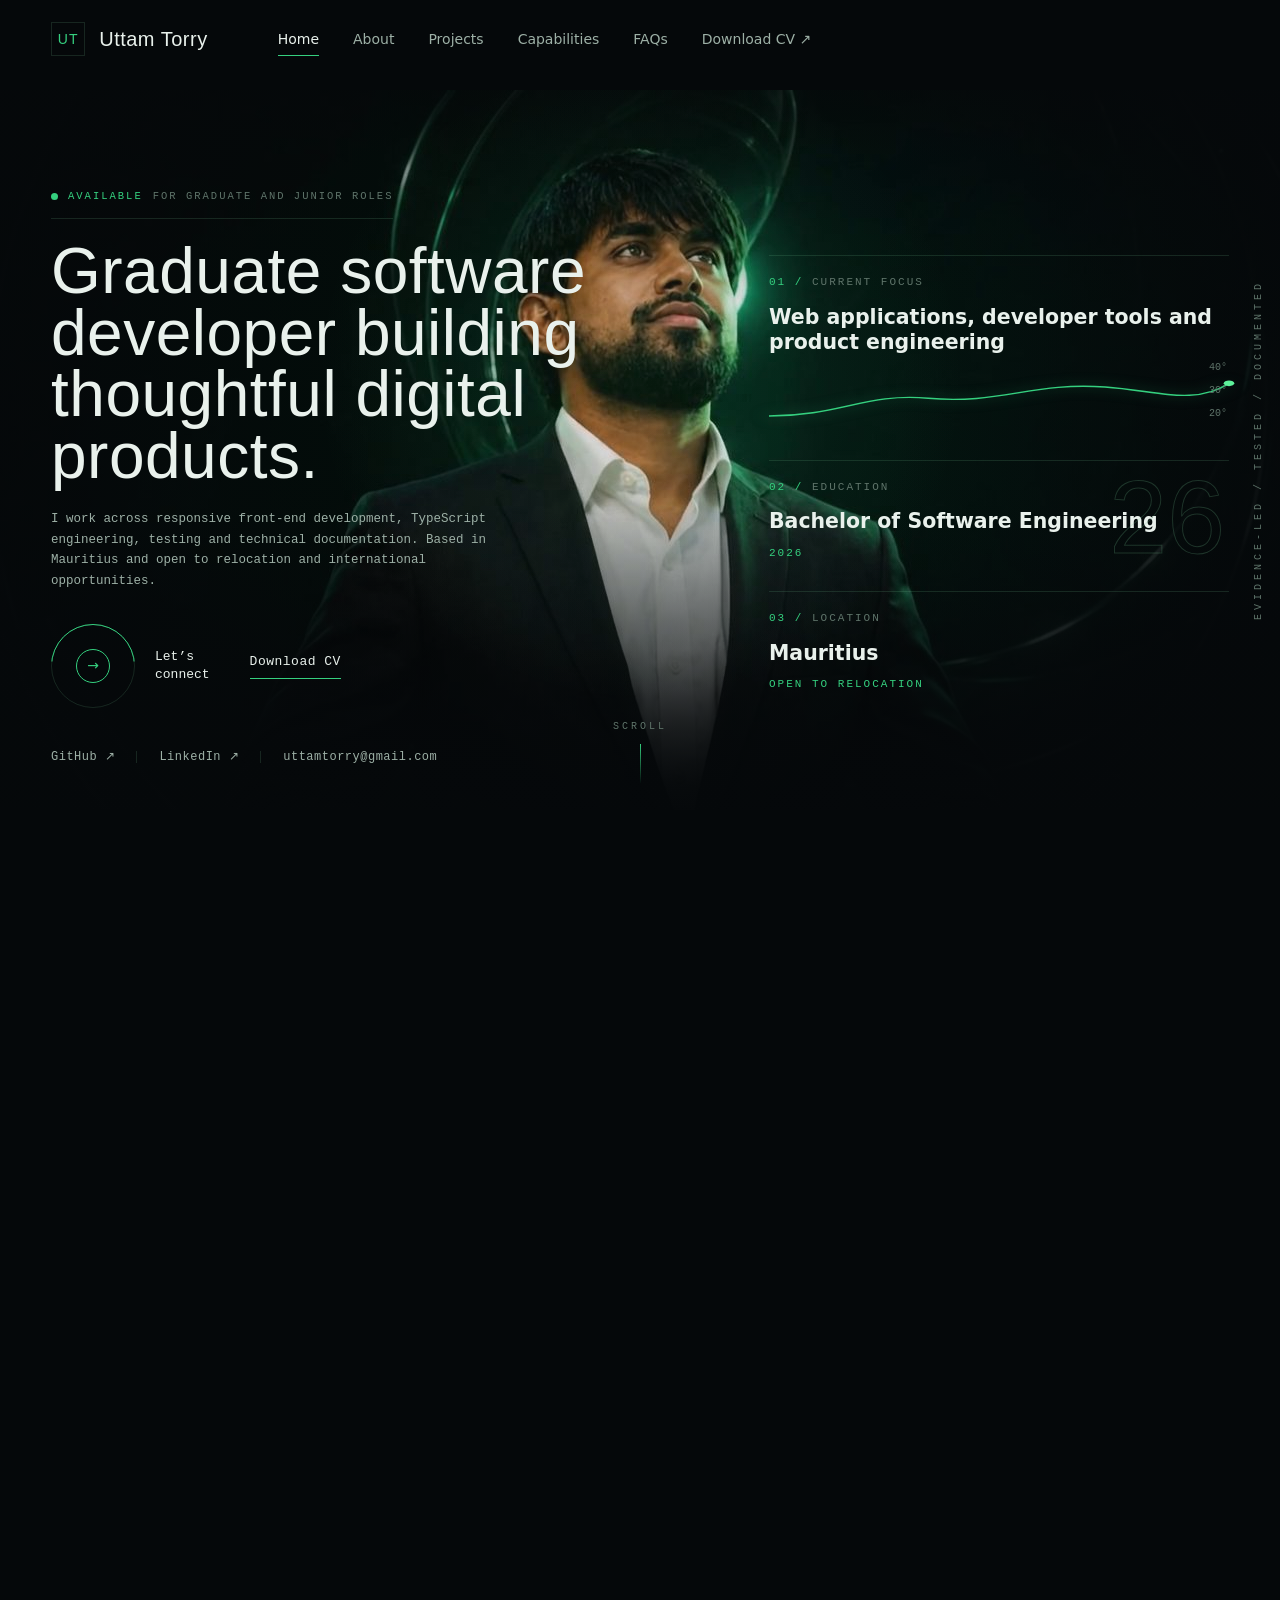
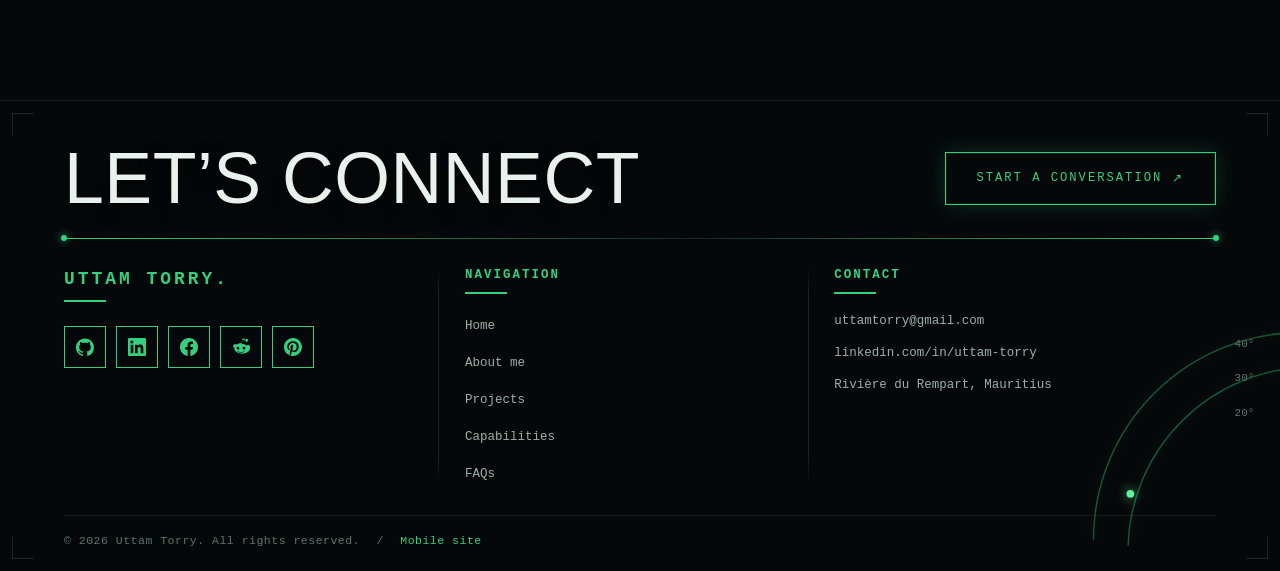
<file: m.html>
<!doctype html>
<html lang="en">
<head>
  <meta charset="utf-8" />
  <meta name="viewport" content="width=device-width, initial-scale=1, viewport-fit=cover" />

  <!-- Baseline hardening — see docs/security/control-matrix.md -->
  <meta http-equiv="Content-Security-Policy" content="default-src 'self'; base-uri 'self'; script-src 'self'; style-src 'self' 'unsafe-inline' https://fonts.googleapis.com; font-src 'self' https://fonts.gstatic.com; img-src 'self' data:; connect-src 'self'; form-action 'self'; frame-src 'none'; object-src 'none'; manifest-src 'self'; upgrade-insecure-requests" />
  <meta name="referrer" content="strict-origin-when-cross-origin" />

  <!-- device routing: non-phones are sent to the full scrollytelling site -->
  <script src="route.js"></script>

  <title>Uttam Torry — Graduate Software Developer</title>
  <meta name="description" content="Graduate software developer building thoughtful digital products. Front-end, TypeScript, testing and technical documentation. Based in Mauritius, open to relocation." />
  <link rel="icon" href="data:image/svg+xml,%3Csvg xmlns='http://www.w3.org/2000/svg' viewBox='0 0 32 32'%3E%3Crect width='32' height='32' fill='%2305080a'/%3E%3Ctext x='16' y='23' font-family='Arial' font-weight='bold' font-size='18' fill='%2335d07f' text-anchor='middle'%3EUT%3C/text%3E%3C/svg%3E" />
  <link rel="preconnect" href="https://fonts.googleapis.com" />
  <link rel="preconnect" href="https://fonts.gstatic.com" crossorigin />
  <link href="https://fonts.googleapis.com/css2?family=Anton&family=JetBrains+Mono:wght@400;500;700&family=Playfair+Display:ital,wght@1,500;1,600&family=Space+Grotesk:wght@400;500;600;700&display=swap" rel="stylesheet" />
  <link rel="stylesheet" href="styles.css" />
</head>
<body class="mob">

  <!-- ============ NAV (shared) ============ -->
  <header class="nav" id="nav">
    <a class="nav__brand" href="m.html#top">
      <span class="nav__mark">UT</span>
      <span class="nav__name">Uttam Torry</span>
    </a>
    <button class="nav__toggle" id="navToggle" type="button" aria-expanded="false" aria-controls="navLinks">
      <span class="nav__bars" aria-hidden="true"><i></i><i></i><i></i></span>
      <span class="sr-only">Menu</span>
    </button>
    <nav class="nav__links" id="navLinks" aria-label="Primary">
      <a href="m.html#top" aria-current="page">Home</a>
      <a href="m.html#about">About</a>
      <a href="m.html#projects">Projects</a>
      <a href="m.html#capabilities">Capabilities</a>
      <a href="faq.html">FAQs</a>
      <a class="nav__cv" href="assets/Uttam-Torry-CV-2026.pdf" download>Download CV <span aria-hidden="true">&#8599;</span></a>
    </nav>
  </header>

  <main class="m-main" id="top">

    <!-- ============ HERO ============ -->
    <section class="m-hero">
      <div class="m-hero__media" id="mHeroMedia">
        <img class="m-hero__img" id="mHeroImg" src="assets/frames/ezgif-frame-001.jpg" width="1280" height="720"
             alt="Portrait of Uttam Torry in a dark suit against a green ring backdrop" />
        <canvas class="m-hero__canvas" id="mFrameCanvas" aria-hidden="true"></canvas>
        <span class="m-hero__grad" aria-hidden="true"></span>
      </div>
      <div class="m-hero__body">
        <p class="pill m-reveal"><span class="pill__dot"></span> Available <span class="pill__muted">for graduate and junior roles</span></p>
        <h1 class="m-hero__title m-reveal">Graduate software developer building thoughtful digital products.</h1>
        <p class="m-lead m-reveal">
          I work across responsive front-end development, TypeScript engineering, testing
          and technical documentation. Based in Mauritius and open to relocation and
          international opportunities.
        </p>
        <div class="m-actions m-reveal">
          <button class="m-btn m-btn--solid" type="button" data-connect>Let&#8217;s connect <span aria-hidden="true">&#8599;</span></button>
          <a class="m-btn" href="assets/Uttam-Torry-CV-2026.pdf" download>Download CV</a>
        </div>
        <ul class="m-hero__social m-reveal">
          <li><a href="https://github.com/sarva-uttam" target="_blank" rel="noopener noreferrer">GitHub <span aria-hidden="true">&#8599;</span></a></li>
          <li><a href="https://www.linkedin.com/in/uttam-torry-490702361/" target="_blank" rel="noopener noreferrer">LinkedIn <span aria-hidden="true">&#8599;</span></a></li>
          <li><a href="mailto:uttamtorry@gmail.com">Email</a></li>
        </ul>
      </div>
    </section>

    <!-- ============ FACTS ============ -->
    <section class="m-sec m-facts">
      <div class="m-fact m-reveal">
        <p class="m-fact__idx">01 / <span>Current focus</span></p>
        <p class="m-fact__lead">Web applications, developer tools and product engineering</p>
      </div>
      <div class="m-fact m-reveal">
        <p class="m-fact__idx">02 / <span>Education</span></p>
        <p class="m-fact__lead">Bachelor of Software Engineering</p>
        <p class="m-fact__meta">Completed 2026</p>
      </div>
      <div class="m-fact m-reveal">
        <p class="m-fact__idx">03 / <span>Location</span></p>
        <p class="m-fact__lead">Mauritius</p>
        <p class="m-fact__meta">Open to relocation &amp; remote</p>
      </div>
    </section>

    <!-- ============ SELECTED WORK ============ -->
    <section class="m-sec" id="projects">
      <header class="m-head m-reveal">
        <p class="m-label">02 <span>/</span> Selected work</p>
        <h2 class="m-title">Projects that show how I think and build</h2>
      </header>

      <article class="m-card m-reveal">
        <p class="m-card__id">01 <span>/ ISeeCode</span></p>
        <p class="m-card__cat">Visual code interpreter</p>
        <p class="m-card__desc">Run and explain code step by step.</p>
        <p class="m-card__tags">C++ &middot; Python &middot; JavaScript &middot; C#</p>
        <a class="m-card__link" href="https://github.com/sarva-uttam" target="_blank" rel="noopener noreferrer">View repository <span aria-hidden="true">&#8599;</span></a>
      </article>

      <article class="m-card m-reveal">
        <p class="m-card__id">02 <span>/ Enveloped</span></p>
        <p class="m-card__cat">Digital invitations</p>
        <p class="m-card__desc">Personalised invitations shaped around style and budget.</p>
        <p class="m-card__tags">Full-stack &middot; Product design</p>
        <a class="m-card__link" href="#footer">Case study <span aria-hidden="true">&#8599;</span></a>
      </article>

      <article class="m-card m-reveal">
        <p class="m-card__id">03 <span>/ Zordi Budget Tracker</span></p>
        <p class="m-card__cat">Civic technology</p>
        <p class="m-card__desc">Evidence-led tracking from promises to verified outcomes.</p>
        <p class="m-card__tags">Next.js &middot; TypeScript &middot; PostgreSQL</p>
        <a class="m-card__link" href="#footer">Case study <span aria-hidden="true">&#8599;</span></a>
      </article>

      <article class="m-card m-reveal">
        <p class="m-card__id">04 <span>/ Bwoo &amp; Bloo&#8217;s Books</span></p>
        <p class="m-card__cat">Creative publishing system</p>
        <p class="m-card__desc">Structured educational books built for consistency at scale.</p>
        <p class="m-card__tags">Editorial systems &middot; Asset production</p>
        <a class="m-card__link" href="#footer">Case study <span aria-hidden="true">&#8599;</span></a>
      </article>
    </section>

    <!-- ============ ABOUT ============ -->
    <section class="m-sec" id="about">
      <header class="m-head m-reveal">
        <p class="m-label">03 <span>/</span> About</p>
        <h2 class="m-display">Careful engineering,<br />room to <em>and</em> grow.</h2>
      </header>
      <p class="m-p m-reveal">
        I completed a Bachelor of Software Engineering at the National Research University
        of Electronic Technology (MIET) in 2026. My project work combines front-end
        development with requirements analysis, testing and documentation.
      </p>
      <p class="m-p m-reveal">
        I am early in my professional engineering career, so I focus on showing real work
        rather than overstating experience. I am looking for a graduate or junior role
        where I can contribute reliably, learn from an experienced team and continue
        developing production engineering skills.
      </p>
      <p class="m-p m-reveal">
        My previous work in hospitality, tutoring and delivery also strengthened my
        adaptability, communication and ability to work responsibly in demanding
        environments.
      </p>
      <p class="m-p m-reveal m-p--accent"><span>Spoken languages</span> English, French, Hindi and Russian.</p>
    </section>

    <!-- ============ CORE CAPABILITIES ============ -->
    <section class="m-sec" id="capabilities">
      <header class="m-head m-reveal">
        <p class="m-label">04 <span>/</span> Core capabilities</p>
        <h2 class="m-title">What I build with</h2>
      </header>
      <ul class="m-caps">
        <li class="m-cap m-reveal"><span class="m-cap__n">01</span> Front-end development</li>
        <li class="m-cap m-reveal"><span class="m-cap__n">02</span> TypeScript &amp; JavaScript</li>
        <li class="m-cap m-reveal"><span class="m-cap__n">03</span> React &amp; Next.js</li>
        <li class="m-cap m-reveal"><span class="m-cap__n">04</span> Responsive, accessible UI</li>
        <li class="m-cap m-reveal"><span class="m-cap__n">05</span> Backend, APIs &amp; PostgreSQL</li>
        <li class="m-cap m-reveal"><span class="m-cap__n">06</span> Testing &amp; system architecture</li>
        <li class="m-cap m-reveal"><span class="m-cap__n">07</span> Docs, Git &amp; deployment</li>
        <li class="m-cap m-reveal"><span class="m-cap__n">08</span> Product design &amp; prototyping</li>
      </ul>
      <p class="m-faq-link m-reveal">
        Questions about my work or availability?
        <a href="faq.html">Read the FAQs <span aria-hidden="true">&#8599;</span></a>
      </p>
    </section>

  </main>

  <!-- ============ FOOTER (shared) ============ -->
  <footer class="site-foot" id="footer">
    <span class="foot-tick foot-tick--tl" aria-hidden="true"></span>
    <span class="foot-tick foot-tick--tr" aria-hidden="true"></span>
    <span class="foot-tick foot-tick--bl" aria-hidden="true"></span>
    <span class="foot-tick foot-tick--br" aria-hidden="true"></span>

    <div class="foot-top">
      <h2 class="foot-title reveal">Let&#8217;s connect</h2>
      <button class="foot-cta reveal" type="button" data-connect>Start a conversation <span aria-hidden="true">&#8599;</span></button>
    </div>

    <div class="foot-rule reveal" aria-hidden="true"></div>

    <div class="foot-cols">
      <div class="foot-col foot-col--brand reveal">
        <p class="foot-brand">Uttam Torry.</p>
        <ul class="foot-social">
          <li><a href="https://github.com/sarva-uttam" aria-label="GitHub" target="_blank" rel="noopener noreferrer"><svg viewBox="0 0 24 24" aria-hidden="true"><path d="M12 .5C5.37.5 0 5.87 0 12.5c0 5.3 3.44 9.8 8.2 11.39.6.11.82-.26.82-.58v-2c-3.34.73-4.04-1.61-4.04-1.61-.55-1.39-1.34-1.76-1.34-1.76-1.09-.75.08-.73.08-.73 1.2.09 1.84 1.24 1.84 1.24 1.07 1.84 2.81 1.31 3.5 1 .11-.78.42-1.31.76-1.61-2.67-.3-5.47-1.34-5.47-5.95 0-1.31.47-2.39 1.24-3.23-.13-.31-.54-1.53.12-3.18 0 0 1.01-.32 3.3 1.23a11.5 11.5 0 0 1 6 0c2.29-1.55 3.3-1.23 3.3-1.23.66 1.65.25 2.87.12 3.18.77.84 1.24 1.92 1.24 3.23 0 4.62-2.81 5.64-5.49 5.94.43.37.82 1.1.82 2.22v3.29c0 .32.21.7.82.58A12 12 0 0 0 24 12.5C24 5.87 18.63.5 12 .5z"/></svg></a></li>
          <li><a href="https://www.linkedin.com/in/uttam-torry-490702361/" aria-label="LinkedIn" target="_blank" rel="noopener noreferrer"><svg viewBox="0 0 24 24" aria-hidden="true"><path d="M20.45 20.45h-3.56v-5.57c0-1.33-.03-3.04-1.85-3.04-1.86 0-2.14 1.45-2.14 2.94v5.67H9.35V9h3.41v1.56h.05c.48-.9 1.64-1.85 3.37-1.85 3.6 0 4.27 2.37 4.27 5.45v6.29zM5.34 7.43a2.07 2.07 0 1 1 0-4.13 2.07 2.07 0 0 1 0 4.13zM7.12 20.45H3.56V9h3.56v11.45zM22.22 0H1.77C.79 0 0 .77 0 1.72v20.56C0 23.23.79 24 1.77 24h20.45C23.2 24 24 23.23 24 22.28V1.72C24 .77 23.2 0 22.22 0z"/></svg></a></li>
          <li><a href="https://www.facebook.com/share/1JbB2YLpCV/" aria-label="Facebook" target="_blank" rel="noopener noreferrer"><svg viewBox="0 0 24 24" aria-hidden="true"><path d="M24 12.07C24 5.4 18.63 0 12 0S0 5.4 0 12.07C0 18.1 4.39 23.1 10.13 24v-8.44H7.08v-3.49h3.05V9.41c0-3.02 1.79-4.69 4.53-4.69 1.31 0 2.68.24 2.68.24v2.97h-1.51c-1.49 0-1.96.93-1.96 1.89v2.25h3.33l-.53 3.49h-2.8V24C19.61 23.1 24 18.1 24 12.07z"/></svg></a></li>
          <li><a href="https://www.reddit.com/user/sarva-uttam/" aria-label="Reddit" target="_blank" rel="noopener noreferrer"><svg viewBox="0 0 24 24" aria-hidden="true"><path d="M24 11.78a2.56 2.56 0 0 0-4.34-1.83 12.6 12.6 0 0 0-6.77-2.14l1.15-5.42 3.77.8a1.83 1.83 0 1 0 .2-.9L14.6.28a.45.45 0 0 0-.54.35l-1.28 6.04a12.6 12.6 0 0 0-6.86 2.13 2.56 2.56 0 1 0-2.83 4.2 5 5 0 0 0-.06.79c0 4.02 4.68 7.28 10.45 7.28s10.46-3.26 10.46-7.28a5 5 0 0 0-.06-.78A2.55 2.55 0 0 0 24 11.78zM6.15 13.6a1.83 1.83 0 1 1 3.66 0 1.83 1.83 0 0 1-3.66 0zm10.2 4.83a6.5 6.5 0 0 1-4.35 1.35 6.5 6.5 0 0 1-4.34-1.35.45.45 0 0 1 .64-.64 5.6 5.6 0 0 0 3.7 1.13 5.6 5.6 0 0 0 3.71-1.14.45.45 0 1 1 .63.65zm-.34-3a1.83 1.83 0 1 1 0-3.66 1.83 1.83 0 0 1 0 3.66z"/></svg></a></li>
          <li><a href="https://www.pinterest.com/sarva_uttam/" aria-label="Pinterest" target="_blank" rel="noopener noreferrer"><svg viewBox="0 0 24 24" aria-hidden="true"><path d="M12 0C5.37 0 0 5.37 0 12c0 5.08 3.16 9.42 7.62 11.17-.1-.95-.2-2.4.04-3.44l1.4-5.94s-.36-.72-.36-1.78c0-1.66.97-2.9 2.17-2.9 1.02 0 1.51.77 1.51 1.68 0 1.03-.65 2.56-.99 3.98-.28 1.19.6 2.16 1.77 2.16 2.12 0 3.75-2.24 3.75-5.47 0-2.86-2.05-4.86-4.99-4.86-3.4 0-5.4 2.55-5.4 5.19 0 1.03.4 2.13.89 2.73.1.12.11.22.08.34l-.33 1.35c-.05.22-.17.27-.4.16-1.5-.7-2.43-2.88-2.43-4.64 0-3.78 2.75-7.25 7.92-7.25 4.16 0 7.39 2.96 7.39 6.92 0 4.13-2.6 7.46-6.22 7.46-1.21 0-2.35-.63-2.74-1.38l-.75 2.85c-.27 1.04-1 2.35-1.49 3.15A12 12 0 1 0 12 0z"/></svg></a></li>
        </ul>
      </div>

      <div class="foot-col reveal">
        <h3 class="foot-h">Navigation</h3>
        <ul class="foot-nav">
          <li><a href="m.html#top">Home</a></li>
          <li><a href="m.html#about">About me</a></li>
          <li><a href="m.html#projects">Projects</a></li>
          <li><a href="m.html#capabilities">Capabilities</a></li>
          <li><a href="faq.html">FAQs</a></li>
        </ul>
      </div>

      <div class="foot-col reveal">
        <h3 class="foot-h">Contact</h3>
        <ul class="foot-contact">
          <li><a href="mailto:uttamtorry@gmail.com">uttamtorry@gmail.com</a></li>
          <li><a href="https://www.linkedin.com/in/uttam-torry-490702361/" target="_blank" rel="noopener noreferrer">linkedin.com/in/uttam-torry</a></li>
          <li>Rivi&egrave;re du Rempart, Mauritius</li>
        </ul>
      </div>
    </div>

    <div class="foot-angles" aria-hidden="true"><i>40&deg;</i><i>30&deg;</i><i>20&deg;</i></div>
    <svg class="foot-arc" viewBox="0 0 200 200" preserveAspectRatio="none" aria-hidden="true">
      <path d="M10 190 A 180 180 0 0 1 190 10" />
      <path d="M40 195 A 160 160 0 0 1 195 40" />
      <circle cx="42" cy="150" r="3.4" />
    </svg>

    <p class="foot-copy reveal">
      &copy; 2026 Uttam Torry. All rights reserved.
      <span class="foot-sep" aria-hidden="true">/</span>
      <a class="foot-switch" href="index.html?desktop=1" data-view="desktop">Desktop site</a>
    </p>
  </footer>

  <!-- ============ "Start a conversation" chooser (shared) ============ -->
  <dialog class="connect" id="connectModal" aria-label="Start a conversation">
    <button class="connect__x" type="button" data-connect-close aria-label="Close">&times;</button>
    <p class="connect__eyebrow">Start a conversation</p>
    <p class="connect__title">Where should we talk?</p>
    <ul class="connect__list">
      <li><a href="mailto:uttamtorry@gmail.com">
        <svg viewBox="0 0 24 24" aria-hidden="true"><path d="M2 5.5A1.5 1.5 0 0 1 3.5 4h17A1.5 1.5 0 0 1 22 5.5v13A1.5 1.5 0 0 1 20.5 20h-17A1.5 1.5 0 0 1 2 18.5v-13Zm2.2.5 7.8 5.6L19.8 6H4.2ZM20 7.7l-7.4 5.3a1 1 0 0 1-1.2 0L4 7.7V18h16V7.7Z"/></svg>
        <span>Email</span><span class="connect__hint">uttamtorry@gmail.com</span>
      </a></li>
      <li><a href="https://www.linkedin.com/in/uttam-torry-490702361/" target="_blank" rel="noopener noreferrer">
        <svg viewBox="0 0 24 24" aria-hidden="true"><path d="M20.45 20.45h-3.56v-5.57c0-1.33-.03-3.04-1.85-3.04-1.86 0-2.14 1.45-2.14 2.94v5.67H9.35V9h3.41v1.56h.05c.48-.9 1.64-1.85 3.37-1.85 3.6 0 4.27 2.37 4.27 5.45v6.29zM5.34 7.43a2.07 2.07 0 1 1 0-4.13 2.07 2.07 0 0 1 0 4.13zM7.12 20.45H3.56V9h3.56v11.45zM22.22 0H1.77C.79 0 0 .77 0 1.72v20.56C0 23.23.79 24 1.77 24h20.45C23.2 24 24 23.23 24 22.28V1.72C24 .77 23.2 0 22.22 0z"/></svg>
        <span>LinkedIn</span><span class="connect__hint">uttam-torry</span>
      </a></li>
      <li><a href="https://www.facebook.com/share/1JbB2YLpCV/" target="_blank" rel="noopener noreferrer">
        <svg viewBox="0 0 24 24" aria-hidden="true"><path d="M24 12.07C24 5.4 18.63 0 12 0S0 5.4 0 12.07C0 18.1 4.39 23.1 10.13 24v-8.44H7.08v-3.49h3.05V9.41c0-3.02 1.79-4.69 4.53-4.69 1.31 0 2.68.24 2.68.24v2.97h-1.51c-1.49 0-1.96.93-1.96 1.89v2.25h3.33l-.53 3.49h-2.8V24C19.61 23.1 24 18.1 24 12.07z"/></svg>
        <span>Facebook</span><span class="connect__hint">Message me</span>
      </a></li>
      <li><a href="https://www.pinterest.com/sarva_uttam/" target="_blank" rel="noopener noreferrer">
        <svg viewBox="0 0 24 24" aria-hidden="true"><path d="M12 0C5.37 0 0 5.37 0 12c0 5.08 3.16 9.42 7.62 11.17-.1-.95-.2-2.4.04-3.44l1.4-5.94s-.36-.72-.36-1.78c0-1.66.97-2.9 2.17-2.9 1.02 0 1.51.77 1.51 1.68 0 1.03-.65 2.56-.99 3.98-.28 1.19.6 2.16 1.77 2.16 2.12 0 3.75-2.24 3.75-5.47 0-2.86-2.05-4.86-4.99-4.86-3.4 0-5.4 2.55-5.4 5.19 0 1.03.4 2.13.89 2.73.1.12.11.22.08.34l-.33 1.35c-.05.22-.17.27-.4.16-1.5-.7-2.43-2.88-2.43-4.64 0-3.78 2.75-7.25 7.92-7.25 4.16 0 7.39 2.96 7.39 6.92 0 4.13-2.6 7.46-6.22 7.46-1.21 0-2.35-.63-2.74-1.38l-.75 2.85c-.27 1.04-1 2.35-1.49 3.15A12 12 0 1 0 12 0z"/></svg>
        <span>Pinterest</span><span class="connect__hint">sarva_uttam</span>
      </a></li>
      <li><a href="https://www.reddit.com/user/sarva-uttam/" target="_blank" rel="noopener noreferrer">
        <svg viewBox="0 0 24 24" aria-hidden="true"><path d="M24 11.78a2.56 2.56 0 0 0-4.34-1.83 12.6 12.6 0 0 0-6.77-2.14l1.15-5.42 3.77.8a1.83 1.83 0 1 0 .2-.9L14.6.28a.45.45 0 0 0-.54.35l-1.28 6.04a12.6 12.6 0 0 0-6.86 2.13 2.56 2.56 0 1 0-2.83 4.2 5 5 0 0 0-.06.79c0 4.02 4.68 7.28 10.45 7.28s10.46-3.26 10.46-7.28a5 5 0 0 0-.06-.78A2.55 2.55 0 0 0 24 11.78zM6.15 13.6a1.83 1.83 0 1 1 3.66 0 1.83 1.83 0 0 1-3.66 0zm10.2 4.83a6.5 6.5 0 0 1-4.35 1.35 6.5 6.5 0 0 1-4.34-1.35.45.45 0 0 1 .64-.64 5.6 5.6 0 0 0 3.7 1.13 5.6 5.6 0 0 0 3.71-1.14.45.45 0 1 1 .63.65zm-.34-3a1.83 1.83 0 1 1 0-3.66 1.83 1.83 0 0 1 0 3.66z"/></svg>
        <span>Reddit</span><span class="connect__hint">u/sarva-uttam</span>
      </a></li>
    </ul>
  </dialog>

  <script src="script.js"></script>
</body>
</html>
</file>
<file: styles.css>
/* ============================================================
   Uttam Torry — portfolio hero
   ============================================================ */

:root {
  --bg:          #05080a;
  --bg-2:        #070d0b;
  --panel:       rgba(10, 18, 15, 0.55);
  --line:        rgba(120, 200, 150, 0.16);
  --line-soft:   rgba(120, 200, 150, 0.10);
  --text:        #e9f1ec;
  --text-dim:    #9db0a6;
  --muted:       #5f746a;
  --green:       #35d07f;
  --green-bright:#5ef29b;
  --green-deep:  #0d3b26;
  --salad:       #9bd645;
  --salad-deep:  #5f9e28;
  --font-display: "Anton", "Arial Narrow", sans-serif;
  --font-ui:      "Space Grotesk", system-ui, sans-serif;
  --font-mono:    "JetBrains Mono", ui-monospace, "SFMono-Regular", monospace;
  --pad: clamp(20px, 4vw, 64px);
}

* { box-sizing: border-box; margin: 0; padding: 0; }

html { scroll-behavior: smooth; }

body {
  background: var(--bg);
  color: var(--text);
  font-family: var(--font-ui);
  font-size: 16px;
  line-height: 1.5;
  -webkit-font-smoothing: antialiased;
  overflow-x: hidden;
}

a { color: inherit; text-decoration: none; }

/* ============ LOADER ============ */
.loader {
  position: fixed; inset: 0; z-index: 999;
  display: grid; place-items: center;
  background: var(--bg);
  transition: opacity .6s ease, visibility .6s ease;
}
.loader.is-done { opacity: 0; visibility: hidden; }
.loader__inner { width: min(320px, 70vw); text-align: center; }
.loader__logo {
  font-family: var(--font-display);
  font-size: 34px; letter-spacing: 2px;
  color: var(--green); margin-bottom: 22px;
}
.loader__bar {
  height: 2px; width: 100%;
  background: var(--line-soft); overflow: hidden;
}
.loader__bar span {
  display: block; height: 100%; width: 0%;
  background: var(--green);
  transition: width .2s linear;
}
.loader__count {
  margin-top: 14px;
  font-family: var(--font-mono); font-size: 11px;
  letter-spacing: 1px; text-transform: uppercase;
  color: var(--muted);
}

/* ============ NAV ============ */
.nav {
  position: fixed; top: 0; left: 0; right: 0; z-index: 100;
  display: flex; align-items: center; gap: 40px;
  padding: 22px var(--pad);
  transition: opacity .4s ease, padding .4s ease;
}
/* once you've scrolled, keep the bar legible with a soft top-anchored
   gradient that fades to nothing — no hard "black bar" edge */
.nav::before {
  content: ""; position: absolute; inset: 0; z-index: -1;
  background: linear-gradient(180deg, rgba(5, 8, 10, .8), rgba(5, 8, 10, 0));
  opacity: 0; transition: opacity .4s ease;
  pointer-events: none;
}
.nav.is-stuck::before { opacity: 1; }
.nav.is-stuck { padding-top: 16px; padding-bottom: 16px; }
.nav__brand { display: flex; align-items: center; gap: 14px; }
.nav__mark {
  display: grid; place-items: center;
  width: 34px; height: 34px;
  border: 1px solid var(--line);
  font-family: var(--font-display);
  font-size: 14px; letter-spacing: 1px;
  color: var(--green);
}
.nav__name {
  font-family: var(--font-display);
  font-size: 20px; letter-spacing: .5px;
}
.nav__links {
  display: flex; align-items: center; gap: 34px;
  margin-left: 30px; flex: 1;
}
.nav__links a {
  position: relative;
  font-size: 14px; font-weight: 500;
  color: var(--text-dim);
  padding: 4px 0;
  transition: color .25s ease;
}
.nav__links a:not(.nav__cv)::after {
  content: ""; position: absolute; left: 0; bottom: -2px;
  width: 0; height: 1px; background: var(--green);
  transition: width .25s ease;
}
.nav__links a:hover { color: var(--text); }
.nav__links a:focus-visible {
  outline: 2px solid var(--green);
  outline-offset: 4px; border-radius: 2px;
}
.nav__links a[aria-current="page"] { color: var(--text); }
.nav__links a[aria-current="page"]:not(.nav__cv)::after { width: 100%; }
.nav__links a:hover:not(.nav__cv)::after,
.nav__links a:focus-visible:not(.nav__cv)::after { width: 100%; }
.nav__cv {
  font-size: 14px; font-weight: 500;
  color: var(--green);
  white-space: nowrap;
}
.nav__cv:hover, .nav__cv:focus-visible { color: var(--green-bright); }

/* accessible visually-hidden text */
.sr-only {
  position: absolute; width: 1px; height: 1px;
  padding: 0; margin: -1px; overflow: hidden;
  clip: rect(0 0 0 0); white-space: nowrap; border: 0;
}

/* mobile menu toggle — hidden on desktop */
.nav__toggle {
  display: none;
  position: relative; z-index: 2;
  width: 42px; height: 42px;
  background: none; border: 1px solid var(--line);
  color: var(--text); cursor: pointer;
  align-items: center; justify-content: center;
}
.nav__toggle:focus-visible { outline: 2px solid var(--green); outline-offset: 3px; }
.nav__bars { position: relative; display: block; width: 18px; height: 12px; }
.nav__bars i {
  position: absolute; left: 0; width: 100%; height: 1.5px;
  background: currentColor; transition: transform .3s ease, opacity .2s ease;
}
.nav__bars i:nth-child(1) { top: 0; }
.nav__bars i:nth-child(2) { top: 50%; transform: translateY(-50%); }
.nav__bars i:nth-child(3) { bottom: 0; }
.nav.is-open .nav__bars i:nth-child(1) { transform: translateY(5px) rotate(45deg); }
.nav.is-open .nav__bars i:nth-child(2) { opacity: 0; }
.nav.is-open .nav__bars i:nth-child(3) { transform: translateY(-5px) rotate(-45deg); }

/* ============ HERO ============ */
.hero { position: relative; height: 900vh; background: var(--bg); }
.hero__sticky {
  position: sticky; top: 0;
  height: 100vh; width: 100%;
  overflow: hidden;
  display: grid; place-items: center;
  background: var(--bg);
}

/* ---- Locked design stage ------------------------------------------------
   The whole scene is composed at a fixed 1280 x 720 canvas and cover-scaled
   to the viewport (JS sets --hsc). `container-type: size` pins the cqw / cqh
   units the overlay panels use to 12.8px / 7.2px, so every component stays
   welded to the portrait at any zoom level or window size. */
.hero__stage {
  position: relative;
  width: 1280px; height: 720px;
  container-type: size;
  --pad: clamp(20px, 4cqw, 64px);
  transform: scale(var(--hsc, 1));
  transform-origin: center center;
  will-change: transform;
}
.hero__canvas {
  position: absolute; inset: 0;
  width: 100%; height: 100%;
  display: block;
}
.hero__vignette {
  position: absolute; inset: 0; pointer-events: none;
  background:
    radial-gradient(ellipse 60% 55% at 50% 42%, transparent 0%, rgba(5,8,10,.35) 65%, rgba(5,8,10,.9) 100%),
    linear-gradient(180deg, rgba(5,8,10,.35) 0%, transparent 9%, transparent 58%, rgba(5,8,10,.95) 100%),
    linear-gradient(90deg, rgba(5,8,10,.9) 0%, transparent 32%, transparent 68%, rgba(5,8,10,.9) 100%);
}
.hero__rings {
  position: absolute; inset: 0; pointer-events: none;
  background: radial-gradient(circle at 50% 40%, rgba(53,208,127,.10), transparent 42%);
  mix-blend-mode: screen;
}

/* overlay grid */
.hero__grid {
  position: absolute; inset: 0; z-index: 5;
  display: grid;
  grid-template-columns: minmax(0, 1.05fr) minmax(0, 0.95fr);
  align-content: center;
  padding: 104px var(--pad) 56px;
  pointer-events: none;
}
.hero__grid a,
.hero__grid button { pointer-events: auto; }

.hero__left  { max-width: 620px; align-self: center; will-change: transform, opacity; }
.hero__right {
  justify-self: end; max-width: 460px; width: 100%;
  align-self: center;
  display: flex; flex-direction: column; gap: 30px;
  will-change: transform, opacity;
}

/* availability pill */
.pill {
  display: inline-flex; align-items: center; gap: 10px;
  font-family: var(--font-mono);
  font-size: 10.5px; letter-spacing: 2px; text-transform: uppercase;
  color: var(--green);
  padding-bottom: 14px;
  border-bottom: 1px solid var(--line);
  margin-bottom: 22px;
}
.pill__muted { color: var(--muted); }
.pill__dot {
  width: 7px; height: 7px; border-radius: 50%;
  background: var(--green);
  box-shadow: 0 0 0 0 rgba(53,208,127,.6);
  animation: pulse 2.4s infinite;
}
@keyframes pulse {
  0%   { box-shadow: 0 0 0 0 rgba(53,208,127,.5); }
  70%  { box-shadow: 0 0 0 12px rgba(53,208,127,0); }
  100% { box-shadow: 0 0 0 0 rgba(53,208,127,0); }
}

.hero__title {
  font-family: var(--font-display);
  font-weight: 400;
  font-size: clamp(36px, 5cqw, 74px);
  line-height: .96;
  letter-spacing: .5px;
  text-transform: none;
}
.hero__body {
  margin-top: 22px;
  max-width: 30rem;
  font-family: var(--font-mono);
  font-size: 12.5px; line-height: 1.65;
  color: var(--text-dim);
}

/* actions */
.hero__actions {
  margin-top: 32px;
  display: flex; align-items: center; gap: 40px;
}
.explore {
  display: inline-flex; align-items: center; gap: 20px;
  background: none; border: 0; padding: 0; margin: 0;
  font: inherit; color: inherit; cursor: pointer; text-align: left;
}
.explore__ring {
  position: relative;
  display: grid; place-items: center;
  width: 84px; height: 84px; border-radius: 50%;
  border: 1px solid var(--line);
  flex-shrink: 0;
  transition: border-color .3s ease;
}
.explore__ring::before {
  content: ""; position: absolute; inset: -1px; border-radius: 50%;
  border: 1px solid var(--green);
  clip-path: inset(0 0 55% 0);
  transition: transform .4s ease;
}
.explore:hover .explore__ring::before { transform: rotate(140deg); }
.explore__arrow {
  display: grid; place-items: center;
  width: 34px; height: 34px; border-radius: 50%;
  border: 1px solid var(--green);
  color: var(--green); font-size: 14px;
  transition: background .3s ease, color .3s ease;
}
.explore:hover .explore__arrow { background: var(--green); color: #04140c; }
.explore__label {
  font-family: var(--font-mono);
  font-size: 13px; line-height: 1.35; color: var(--text);
}

.link-underline {
  font-family: var(--font-mono);
  font-size: 13px; letter-spacing: .5px;
  padding-bottom: 6px;
  border-bottom: 1px solid var(--green);
  color: var(--text);
}
.link-underline:hover { color: var(--green); }

/* social */
.hero__social {
  list-style: none;
  display: flex; flex-wrap: wrap; align-items: center; gap: 22px;
  margin-top: 40px;
  font-family: var(--font-mono);
  font-size: 12px; letter-spacing: .5px;
  color: var(--text-dim);
}
.hero__social li { position: relative; padding-right: 22px; }
.hero__social li:not(:last-child)::after {
  content: ""; position: absolute; right: 0; top: 50%;
  width: 1px; height: 12px; background: var(--line);
  transform: translateY(-50%);
}
.hero__social a:hover { color: var(--green); }

/* ============ RIGHT COLUMN FACTS ============ */
.fact {
  position: relative;
  border-top: 1px solid var(--line);
  padding-top: 18px;
}
.fact__idx {
  font-family: var(--font-mono);
  font-size: 11px; letter-spacing: 2px; text-transform: uppercase;
  color: var(--green);
  margin-bottom: 14px;
}
.fact__idx span { color: var(--muted); }
.fact__lead {
  font-family: var(--font-ui);
  font-weight: 600;
  font-size: clamp(17px, 1.6cqw, 22px);
  line-height: 1.25;
}
.fact__meta {
  margin-top: 10px;
  font-family: var(--font-mono);
  font-size: 11px; letter-spacing: 2px; text-transform: uppercase;
  color: var(--green);
}
.fact__bignum {
  position: absolute; right: 4px; top: 4px;
  font-family: var(--font-display);
  font-size: 104px; line-height: 1;
  color: transparent;
  -webkit-text-stroke: 1px rgba(120,200,150,.22);
  pointer-events: none;
}

/* focus graph */
.fact__graph {
  position: relative;
  margin-top: 18px; height: 56px;
  display: flex; align-items: flex-end;
}
.fact__graph svg {
  width: 100%; height: 100%;
  overflow: visible;
}
.fact__graph path {
  fill: none; stroke: var(--green); stroke-width: 1.5;
  filter: drop-shadow(0 0 6px rgba(53,208,127,.5));
}
.fact__graph circle { fill: var(--green-bright); }
.fact__angles {
  position: absolute; right: 2px; top: -14px;
  display: flex; flex-direction: column; gap: 8px;
}
.fact__angles i {
  font-family: var(--font-mono); font-style: normal;
  font-size: 10px; color: var(--muted);
}

/* right rail vertical text */
.hero__rail {
  position: absolute; right: 14px; top: 50%; z-index: 7;
  transform: translateY(-50%) rotate(180deg);
  writing-mode: vertical-rl;
  font-family: var(--font-mono);
  font-size: 10px; letter-spacing: 4px; text-transform: uppercase;
  color: var(--muted);
}

/* scroll hint */
.hero__hint {
  position: absolute; left: 50%; bottom: 26px; z-index: 5;
  transform: translateX(-50%);
  display: flex; flex-direction: column; align-items: center; gap: 10px;
  font-family: var(--font-mono);
  font-size: 10px; letter-spacing: 3px; text-transform: uppercase;
  color: var(--muted);
  transition: opacity .4s ease;
}
.hero__hint-line {
  width: 1px; height: 40px;
  background: linear-gradient(var(--green), transparent);
  animation: hintmove 1.8s ease-in-out infinite;
}
@keyframes hintmove {
  0%, 100% { transform: scaleY(.4); transform-origin: top; opacity: .4; }
  50%      { transform: scaleY(1);  transform-origin: top; opacity: 1; }
}

/* ============ SITE FOOTER ============ */
.site-foot {
  position: relative; z-index: 2;
  background: var(--bg);
  border-top: 1px solid var(--line-soft);
  /* full-bleed: padding defines the side gutters, height kept compact */
  padding: clamp(34px, 5vh, 58px) clamp(24px, 5vw, 80px) clamp(16px, 2.4vh, 26px);
  overflow: hidden;
}

/* HUD corner brackets */
.foot-tick { position: absolute; z-index: 3; width: 22px; height: 22px; border: 1px solid var(--line); }
.foot-tick--tl { top: 12px; left: 12px;  border-right: 0; border-bottom: 0; }
.foot-tick--tr { top: 12px; right: 12px; border-left: 0;  border-bottom: 0; }
.foot-tick--bl { bottom: 12px; left: 12px;  border-right: 0; border-top: 0; }
.foot-tick--br { bottom: 12px; right: 12px; border-left: 0;  border-top: 0; }

.foot-top {
  position: relative; z-index: 2;
  display: flex; align-items: center; justify-content: space-between;
  gap: 28px; flex-wrap: wrap;
}
.foot-title {
  font-family: var(--font-display); font-weight: 400;
  font-size: clamp(34px, 5.6vw, 82px); line-height: .9;
  letter-spacing: .5px; text-transform: uppercase;
  text-shadow: 0 2px 0 rgba(0,0,0,.4), 3px 6px 18px rgba(0,0,0,.55);
}
.foot-cta {
  display: inline-flex; align-items: center; gap: 10px;
  font-family: var(--font-mono);
  font-size: clamp(10px, .95vw, 13px);
  letter-spacing: 2px; text-transform: uppercase;
  color: var(--green);
  background: transparent;
  border: 1px solid var(--green);
  padding: clamp(12px, 1.4vw, 18px) clamp(20px, 2.4vw, 32px);
  box-shadow: 0 0 20px rgba(53, 208, 127, .2), inset 0 0 0 1px rgba(53,208,127,.12);
  transition: background .25s ease, color .25s ease;
  cursor: pointer;
}
.foot-cta:hover { background: var(--green); color: #04140c; }
.foot-cta span { display: inline-block; transition: transform .25s ease; }
.foot-cta:hover span { transform: translate(3px, -3px); }

.foot-rule {
  position: relative; z-index: 2;
  margin: clamp(18px, 3vh, 30px) 0;
  height: 1px;
  background: linear-gradient(90deg, var(--green), var(--line) 55%, var(--green));
}
.foot-rule::before, .foot-rule::after {
  content: ""; position: absolute; top: 50%;
  width: 6px; height: 6px; border-radius: 50%;
  background: var(--green); transform: translateY(-50%);
  box-shadow: 0 0 8px rgba(53, 208, 127, .85);
}
.foot-rule::before { left: -3px; }
.foot-rule::after  { right: -3px; }

.foot-cols {
  position: relative; z-index: 2;
  display: grid;
  grid-template-columns: 1.1fr 1fr 1.2fr;
  gap: clamp(24px, 4vw, 64px);
  padding-bottom: clamp(20px, 3.4vh, 40px);
}
.foot-col { position: relative; min-width: 0; }
.foot-col:not(:last-child)::after {
  content: ""; position: absolute; top: 2px; bottom: 2px;
  right: calc(clamp(24px, 4vw, 64px) / -2);
  width: 1px;
  background: linear-gradient(180deg, transparent, var(--line) 12%, var(--line) 88%, transparent);
}

.foot-brand {
  position: relative;
  font-family: var(--font-mono); font-weight: 700;
  font-size: clamp(14px, 1.4vw, 18px);
  letter-spacing: 3px; text-transform: uppercase;
  color: var(--green);
  padding-bottom: 10px;
}
.foot-brand::after {
  content: ""; position: absolute; left: 0; bottom: 0;
  width: 42px; height: 2px; background: var(--green);
}
.foot-social {
  list-style: none; display: flex; flex-wrap: wrap; gap: 10px;
  margin-top: clamp(18px, 2.6vh, 30px);
}
.foot-social a {
  display: grid; place-items: center;
  width: 42px; height: 42px;
  border: 1px solid var(--green); color: var(--green);
  transition: background .2s ease, color .2s ease, box-shadow .2s ease;
}
.foot-social a:hover {
  background: var(--green); color: #04140c;
  box-shadow: 0 0 16px rgba(53, 208, 127, .5);
}
.foot-social svg { width: 18px; height: 18px; fill: currentColor; }

.foot-h {
  position: relative;
  font-family: var(--font-mono); font-weight: 700;
  font-size: 12.5px; letter-spacing: 2px; text-transform: uppercase;
  color: var(--green);
  padding-bottom: 10px; margin-bottom: 18px;
}
.foot-h::after {
  content: ""; position: absolute; left: 0; bottom: 0;
  width: 42px; height: 2px; background: var(--green);
}
.foot-nav, .foot-contact {
  list-style: none; display: flex; flex-direction: column; gap: 13px;
}
.foot-nav a, .foot-contact a, .foot-contact li {
  font-family: var(--font-mono);
  font-size: clamp(12.5px, .95vw, 14.5px);
  color: var(--text-dim);
  transition: color .2s ease;
}
.foot-nav a:hover, .foot-contact a:hover { color: var(--green); }

.foot-angles {
  position: absolute; z-index: 2;
  right: clamp(12px, 2vw, 34px); top: 50%;
  display: flex; flex-direction: column; gap: 18px;
}
.foot-angles i {
  font-family: var(--font-mono); font-style: normal;
  font-size: 11px; color: var(--muted);
}

.foot-arc {
  position: absolute; z-index: 1;
  right: clamp(-50px, -2.5vw, -18px); bottom: 20px;
  width: clamp(120px, 18vw, 260px); height: clamp(120px, 18vw, 260px);
  overflow: visible; pointer-events: none;
}
.foot-arc path {
  fill: none; stroke: var(--green); stroke-width: 1.2;
  opacity: .4; filter: drop-shadow(0 0 5px rgba(53, 208, 127, .35));
}
.foot-arc circle { fill: var(--green-bright); filter: drop-shadow(0 0 5px rgba(94, 242, 155, .9)); }

.foot-copy {
  position: relative; z-index: 2;
  border-top: 1px solid var(--line-soft);
  padding-top: clamp(12px, 1.8vh, 20px);
  font-family: var(--font-mono); font-size: 11.5px;
  letter-spacing: .5px; color: var(--muted);
}


/* ============ HERO OVERLAY PANELS (scrubbed with the frame sequence) ============ */

/* ---- Panel: Selected work ---- */
.wp {
  position: absolute; inset: 0; z-index: 6;
  display: flex; align-items: center; justify-content: center;
  padding: clamp(80px, 10.5cqh, 100px) var(--pad) clamp(30px, 5cqh, 44px);
  opacity: 0; visibility: hidden;
  pointer-events: none;
  will-change: transform, opacity;
  background:
    linear-gradient(90deg,
      rgba(4,7,9,.88) 0%, rgba(4,7,9,.55) 17%, rgba(4,7,9,0) 34%,
      rgba(4,7,9,0) 66%, rgba(4,7,9,.55) 83%, rgba(4,7,9,.88) 100%),
    linear-gradient(180deg,
      rgba(4,7,9,.5) 0%, rgba(4,7,9,0) 13%, rgba(4,7,9,0) 84%, rgba(4,7,9,.6) 100%);
}
.wp a { pointer-events: auto; }
.wp__inner {
  display: flex; justify-content: space-between; align-items: flex-start;
  gap: clamp(24px, 4cqw, 56px);
  width: 100%; max-width: 1840px;
}
.wp__col {
  display: flex; flex-direction: column;
  gap: clamp(12px, 1.8cqh, 20px);
  flex: 0 1 clamp(300px, 33cqw, 480px);
  min-width: 0;
}
.wp__col--right { padding-top: clamp(8px, 4cqh, 40px); }
.wp__head { align-self: start; margin-bottom: 2px; }
.wp__label {
  font-family: var(--font-mono);
  font-size: 11px; letter-spacing: 3px; text-transform: uppercase;
  color: var(--text); display: flex; gap: 10px;
}
.wp__label span { color: var(--muted); }
.wp__rule {
  position: relative; margin: 12px 0 18px;
  height: 1px; width: min(520px, 42cqw);
  background: linear-gradient(90deg, var(--green) 0%, var(--line) 55%, transparent 100%);
}
.wp__rule::before {
  content: ""; position: absolute; left: 0; top: 50%;
  width: 6px; height: 6px; border-radius: 50%;
  background: var(--green); transform: translate(-1px, -50%);
  box-shadow: 0 0 8px rgba(53,208,127,.8);
}
.wp__title {
  font-family: var(--font-display); font-weight: 400;
  font-size: clamp(24px, 3cqw, 42px);
  line-height: .98; letter-spacing: .5px; max-width: 13ch;
}
.wp-card {
  position: relative;
  border: 1px solid var(--line);
  background: linear-gradient(180deg, rgba(5,9,8,.34), rgba(5,9,8,.16));
  padding: clamp(12px, 1.3cqw, 18px) clamp(16px, 1.6cqw, 24px) clamp(12px, 1.3cqw, 16px);
  overflow: hidden;
}
.wp-card::before, .wp-card::after {
  content: ""; position: absolute; width: 7px; height: 7px; border: 1px solid var(--green);
}
.wp-card::before { top: -1px; left: -1px; border-right: 0; border-bottom: 0; }
.wp-card::after  { bottom: -1px; right: -1px; border-left: 0; border-top: 0; }
.wp-card__num {
  position: absolute; top: -14px; right: 4px;
  font-family: var(--font-display); font-size: clamp(64px, 7cqw, 104px);
  line-height: 1; color: transparent;
  -webkit-text-stroke: 1px rgba(120, 200, 150, .2);
  pointer-events: none; user-select: none;
}
.wp-card__id { font-family: var(--font-mono); font-size: 12.5px; color: var(--green); position: relative; z-index: 1; }
.wp-card__id span { color: var(--text); }
.wp-card__cat {
  margin-top: 5px; font-family: var(--font-mono); font-size: 10px;
  letter-spacing: 2px; text-transform: uppercase; color: var(--muted);
}
.wp-card__desc {
  margin-top: 10px; font-family: var(--font-ui); font-weight: 500;
  font-size: clamp(14px, 1.35cqw, 17px); line-height: 1.28; max-width: 24ch;
}
.wp-card__viz { margin: 10px 0 9px; height: 30px; max-width: 300px; }
.wp-card__viz svg { width: 100%; height: 100%; overflow: visible; }
.wp-card__viz .wave, .wp-card__viz line { fill: none; stroke: var(--green); stroke-width: 1.4; }
.wp-card__viz line { stroke: rgba(53,208,127,.55); }
.wp-card__viz rect { fill: none; stroke: var(--green); stroke-width: 1.4; }
.wp-card__viz circle { fill: var(--green); }
.wp-card__viz circle.node { fill: none; stroke: var(--green); stroke-width: 1.4; }
.wp-card__viz circle.hi { fill: var(--green-bright); filter: drop-shadow(0 0 5px rgba(94,242,155,.9)); }
.wp-card__viz .wave { filter: drop-shadow(0 0 5px rgba(53,208,127,.45)); }
.wp-card__tags { font-family: var(--font-mono); font-size: 10.5px; letter-spacing: .5px; color: var(--text-dim); }
.wp-card__link {
  display: inline-block; margin-top: 10px;
  font-family: var(--font-mono); font-size: 12px; color: var(--green);
  padding-bottom: 4px; border-bottom: 1px solid var(--green);
}
.wp-card__link:hover { color: var(--green-bright); border-color: var(--green-bright); }
.wp-card__link span { display: inline-block; margin-left: 4px; transition: transform .25s ease; }
.wp-card__link:hover span { transform: translate(3px, -3px); }
.wp__angles {
  position: absolute; top: clamp(80px, 10.5cqh, 100px); right: 20px;
  display: flex; flex-direction: column; gap: 12px;
}
.wp__angles i { font-family: var(--font-mono); font-style: normal; font-size: 10px; color: var(--muted); }

/* ---- Panel: About ---- */
.ap {
  position: absolute; inset: 0; z-index: 6;
  padding: clamp(88px, 11cqh, 112px) var(--pad) clamp(28px, 5cqh, 44px);
  opacity: 0; visibility: hidden;
  pointer-events: none;
  will-change: transform, opacity;
  background:
    linear-gradient(90deg,
      rgba(4,7,9,.92) 0%, rgba(4,7,9,.72) 20%, rgba(4,7,9,.28) 34%, rgba(4,7,9,0) 44%,
      rgba(4,7,9,0) 60%, rgba(4,7,9,.5) 82%, rgba(4,7,9,.9) 100%),
    linear-gradient(180deg,
      rgba(4,7,9,.5) 0%, rgba(4,7,9,0) 12%, rgba(4,7,9,0) 82%, rgba(4,7,9,.62) 100%);
}
.ap a { pointer-events: auto; }
.ap__col {
  position: relative; z-index: 3;
  max-width: clamp(320px, 34cqw, 500px);
  display: flex; flex-direction: column;
}
.ap__head { margin-bottom: 20px; }
.ap__p {
  font-family: var(--font-mono);
  font-size: clamp(11px, 0.92cqw, 13.5px);
  line-height: 1.7; color: var(--text-dim);
}
.ap__div { width: 38px; height: 1px; background: var(--line); margin: 14px 0; }
.ap__type {
  position: absolute; z-index: 2;
  right: clamp(34px, 3cqw, 58px); top: 12%;
  display: flex; flex-direction: column; align-items: flex-start;
  line-height: .9;
}
.ap .wp__angles { display: none; }
.ap__lg {
  font-family: var(--font-display); font-weight: 400;
  font-size: clamp(44px, 5.3cqw, 108px);
  text-transform: uppercase; color: var(--text); letter-spacing: .5px;
  text-shadow: 0 1px 0 rgba(0,0,0,.35), 3px 6px 18px rgba(0,0,0,.55);
  will-change: transform, opacity;
}
.ap__lg--gap { margin-bottom: .3em; }
.ap__and {
  font-family: "Playfair Display", Georgia, serif;
  font-style: italic; font-weight: 500;
  font-size: clamp(24px, 3cqw, 58px);
  color: var(--green);
  margin: .04em 0 .06em .12em;
  will-change: transform, opacity;
}
.ap__cross {
  position: absolute; z-index: 2;
  top: clamp(66px, 8.5cqh, 100px); right: clamp(80px, 9cqw, 190px);
  width: 44px; height: 44px; opacity: .5;
}
.ap__cross::before, .ap__cross::after { content: ""; position: absolute; background: var(--green); }
.ap__cross::before { left: 50%; top: 0; width: 1px; height: 100%; transform: translateX(-50%); }
.ap__cross::after  { top: 50%; left: 0; height: 1px; width: 100%; transform: translateY(-50%); }
.ap__lang {
  position: absolute; z-index: 3;
  right: var(--pad); bottom: clamp(40px, 9cqh, 90px);
  max-width: 240px;
  font-family: var(--font-mono);
  font-size: clamp(12px, 0.95cqw, 14px); line-height: 1.6; color: var(--text);
}
.ap__lang span { display: block; color: var(--green); letter-spacing: .5px; margin-bottom: 4px; }
.ap__graph {
  position: absolute; z-index: 2;
  right: 60px; bottom: clamp(150px, 24cqh, 240px);
  width: clamp(180px, 20cqw, 320px); height: 56px; overflow: visible;
}
.ap__graph path { fill: none; stroke: var(--green); stroke-width: 1.4; filter: drop-shadow(0 0 6px rgba(53,208,127,.5)); }
.ap__graph circle { fill: var(--green-bright); }

/* ---- Panel: Core capabilities ring ---- */
.rp {
  position: absolute; inset: 0; z-index: 6;
  opacity: 0; visibility: hidden;
  pointer-events: none;
  will-change: transform, opacity;
  background:
    linear-gradient(90deg,
      rgba(4,7,9,.86) 0%, rgba(4,7,9,.4) 13%, rgba(4,7,9,0) 28%,
      rgba(4,7,9,0) 72%, rgba(4,7,9,.4) 87%, rgba(4,7,9,.86) 100%),
    linear-gradient(180deg,
      rgba(4,7,9,.55) 0%, rgba(4,7,9,0) 13%, rgba(4,7,9,0) 82%, rgba(4,7,9,.62) 100%);
}
.rp a { pointer-events: auto; }
.rp__head {
  position: absolute; z-index: 4;
  top: 40px; left: var(--pad);
  max-width: 300px;
}
.rp__head .wp__rule { margin: 8px 0 0; width: 160px; }
.rp__sub { display: none; }
.rp__ring { position: absolute; left: 640px; top: 400px; width: 0; height: 0; }
.rp__orbit {
  position: absolute; left: 0; top: 0;
  transform: translate(-50%, -50%);
  border: 1px dashed rgba(155, 214, 69, .14);
  border-radius: 50%; pointer-events: none;
}
.rp__card {
  position: absolute; left: 0; top: 0;
  width: var(--card, 160px); height: var(--card, 160px);
  margin: calc(var(--card, 160px) / -2) 0 0 calc(var(--card, 160px) / -2);
  background: linear-gradient(160deg, #ffffff, #f4fbe8);
  border: 1.5px solid var(--salad);
  border-top: 4px solid var(--salad);
  box-shadow:
    0 0 0 1px rgba(155, 214, 69, .5),
    0 0 22px rgba(155, 214, 69, .45),
    0 0 60px rgba(155, 214, 69, .18),
    0 20px 52px rgba(0, 0, 0, .55);
  display: flex; flex-direction: column; justify-content: space-between;
  padding: clamp(13px, 1.1cqw, 20px);
  overflow: hidden;
  will-change: transform, opacity;
}
.rp__card::before, .rp__card::after {
  content: ""; position: absolute; width: 12px; height: 12px;
  border: 2px solid var(--salad-deep);
}
.rp__card::before { top: 5px; left: 5px; border-right: 0; border-bottom: 0; }
.rp__card::after  { bottom: 5px; right: 5px; border-left: 0; border-top: 0; }
.rp__n {
  font-family: var(--font-mono); font-size: 13px;
  color: var(--salad-deep); letter-spacing: 1px; font-weight: 700;
  text-shadow: 0 0 10px rgba(155, 214, 69, .5);
}
.rp__label {
  font-family: var(--font-ui); font-weight: 700;
  font-size: clamp(15px, 1.4cqw, 20px); line-height: 1.18;
  color: #0e1f15; text-wrap: balance;
}


/* invisible scroll targets inside the pinned hero (footer / nav links) */
.scroll-anchor { position: absolute; left: 0; width: 1px; height: 1px; pointer-events: none; }
#projects     { top: 27%; }
#about        { top: 55%; }
#capabilities { top: 82%; }

/* ============ "Start a conversation" chooser ============ */
.connect {
  border: 1px solid var(--line);
  padding: clamp(22px, 4vw, 36px);
  width: min(440px, 92vw);
  max-height: 90vh; overflow: hidden;
  background: linear-gradient(180deg, #0a0f0d, #06100c);
  color: var(--text);
  box-shadow: 0 30px 90px rgba(0, 0, 0, .65), 0 0 46px rgba(53, 208, 127, .12);
  position: fixed; inset: 0; margin: auto;
}
@media (max-height: 560px) { .connect { overflow-y: auto; } }
.connect::backdrop { background: rgba(3, 6, 5, .82); backdrop-filter: blur(3px); }
.connect[open] { animation: connectIn .22s ease; }
@keyframes connectIn { from { opacity: 0; } }
/* HUD corner ticks */
.connect::before, .connect::after {
  content: ""; position: absolute; width: 12px; height: 12px; border: 1px solid var(--green);
}
.connect::before { top: -1px; left: -1px; border-right: 0; border-bottom: 0; }
.connect::after  { bottom: -1px; right: -1px; border-left: 0; border-top: 0; }

.connect__x {
  position: absolute; top: 10px; right: 12px;
  background: none; border: 0; cursor: pointer;
  font-size: 26px; line-height: 1; color: var(--muted);
  transition: color .2s ease;
}
.connect__x:hover { color: var(--green); }
.connect__eyebrow {
  font-family: var(--font-mono); font-size: 10px;
  letter-spacing: 3px; text-transform: uppercase; color: var(--green);
}
.connect__title {
  font-family: var(--font-display); font-weight: 400;
  font-size: clamp(24px, 4vw, 34px); line-height: 1;
  margin: 8px 0 22px;
}
.connect__list { list-style: none; display: flex; flex-direction: column; gap: 8px; }
.connect__list a {
  display: flex; align-items: center; gap: 14px;
  padding: 12px 14px;
  border: 1px solid var(--line-soft);
  font-family: var(--font-mono); font-size: 14px;
  color: var(--text);
  transition: border-color .2s ease, background .2s ease, color .2s ease;
}
.connect__list a:hover {
  border-color: var(--green);
  background: rgba(53, 208, 127, .08);
}
.connect__list svg { width: 20px; height: 20px; fill: var(--green); flex-shrink: 0; }
.connect__hint {
  margin-left: auto; font-size: 11px; color: var(--muted);
  letter-spacing: .3px; white-space: nowrap;
  overflow: hidden; text-overflow: ellipsis; min-width: 0;
}

/* reveal on scroll */
.reveal {
  opacity: 0; transform: translateY(28px);
  transition: opacity .7s ease, transform .7s ease;
}
.reveal.is-in { opacity: 1; transform: none; }

/* ============ FAQ PAGE ============ */
.faq {
  position: relative;
  padding: clamp(120px, 16vh, 200px) var(--pad) 0;
  background:
    radial-gradient(120% 60% at 88% 0%, rgba(53, 208, 127, .10), transparent 60%),
    radial-gradient(90% 50% at 0% 30%, rgba(13, 59, 38, .35), transparent 70%),
    var(--bg);
  min-height: 100vh;
}

.faq-hero { position: relative; max-width: 1200px; margin: 0 auto; }
.faq-hero__eyebrow {
  font-family: var(--font-mono); font-size: 11px;
  letter-spacing: 3px; text-transform: uppercase; color: var(--green);
  display: flex; align-items: center; gap: 12px;
}
.faq-hero__eyebrow::after {
  content: ""; flex: 1; height: 1px; max-width: 220px;
  background: linear-gradient(90deg, var(--line), transparent);
}
.faq-hero__title {
  font-family: var(--font-display); font-weight: 400;
  font-size: clamp(38px, 8.5vw, 128px); line-height: .9;
  letter-spacing: .5px; text-transform: uppercase;
  margin: clamp(16px, 3vw, 30px) 0 0;
  max-width: 14ch;
  text-shadow: 0 2px 0 rgba(0,0,0,.4), 3px 6px 22px rgba(0,0,0,.5);
}
.faq-hero__lead {
  font-family: var(--font-ui);
  font-size: clamp(14px, 1.5vw, 18px); line-height: 1.6;
  color: var(--text-dim);
  max-width: 52ch;
  margin: clamp(20px, 3vw, 34px) 0 0 auto;
  padding-left: clamp(0px, 20vw, 260px);
}

.faq-body {
  max-width: 1200px; margin: clamp(56px, 9vh, 110px) auto 0;
  display: grid;
  grid-template-columns: minmax(0, 210px) minmax(0, 1fr);
  gap: clamp(28px, 6vw, 84px);
}

/* topic navigator */
.faq-nav { position: sticky; top: 110px; align-self: start; }
.faq-nav__h {
  font-family: var(--font-mono); font-size: 10px;
  letter-spacing: 2.5px; text-transform: uppercase; color: var(--muted);
  padding-bottom: 12px; border-bottom: 1px solid var(--line);
}
.faq-nav__list { list-style: none; margin-top: 6px; }
.faq-nav__list a {
  display: flex; align-items: baseline; gap: 10px;
  padding: 11px 0;
  border-bottom: 1px solid var(--line-soft);
  font-family: var(--font-ui); font-size: 14px;
  color: var(--text-dim);
  transition: color .2s ease, padding-left .2s ease;
}
.faq-nav__list a:hover, .faq-nav__list a:focus-visible { color: var(--text); padding-left: 6px; }
.faq-nav__list a:focus-visible { outline: 2px solid var(--green); outline-offset: 3px; }
.faq-nav__n { font-family: var(--font-mono); font-size: 11px; color: var(--green); }
.faq-nav__c { margin-left: auto; font-family: var(--font-mono); font-size: 11px; color: var(--muted); }

/* groups + accordion */
.faq-group { scroll-margin-top: 110px; }
.faq-group + .faq-group { margin-top: clamp(44px, 7vh, 84px); }
.faq-group__title {
  display: flex; align-items: baseline; gap: 14px;
  font-family: var(--font-display); font-weight: 400;
  font-size: clamp(20px, 2.6vw, 30px); text-transform: uppercase;
  letter-spacing: .5px; color: var(--text);
  padding-bottom: 16px;
}
.faq-group__n { font-family: var(--font-mono); font-size: 13px; color: var(--green); letter-spacing: 1px; }

.faq-list { border-top: 1px solid var(--line); }
.faq-item { border-bottom: 1px solid var(--line-soft); }
.faq-item__q {
  list-style: none;
  display: flex; align-items: flex-start; gap: clamp(12px, 2vw, 26px);
  padding: clamp(16px, 2.4vw, 24px) 0;
  cursor: pointer;
  font-family: var(--font-ui);
  font-size: clamp(15px, 1.7vw, 20px); line-height: 1.4;
  color: var(--text);
  transition: color .2s ease;
}
.faq-item__q::-webkit-details-marker { display: none; }
.faq-item__q:hover { color: var(--green-bright); }
.faq-item:focus-within .faq-item__q,
.faq-item__q:focus-visible { outline: none; }
.faq-item__q:focus-visible {
  outline: 2px solid var(--green); outline-offset: 4px; border-radius: 2px;
}
.faq-item__coord {
  flex-shrink: 0; margin-top: .35em;
  font-family: var(--font-mono); font-size: 11px;
  letter-spacing: 1px; color: var(--muted); white-space: nowrap;
}
.faq-item__text { flex: 1; }
.faq-item__icon {
  flex-shrink: 0; position: relative;
  width: 26px; height: 26px; margin-top: .1em;
  border: 1px solid var(--line);
}
.faq-item__q:hover .faq-item__icon { border-color: var(--green); }
.faq-item__icon::before, .faq-item__icon::after {
  content: ""; position: absolute; top: 50%; left: 50%;
  width: 12px; height: 2px; background: var(--green);
  transform: translate(-50%, -50%);
  transition: transform .3s ease, opacity .3s ease;
}
.faq-item__icon::after { transform: translate(-50%, -50%) rotate(90deg); }
.faq-item[open] .faq-item__icon::after { transform: translate(-50%, -50%) rotate(0); opacity: 0; }
.faq-item__a {
  padding: 0 0 clamp(18px, 2.6vw, 26px) clamp(0px, 8vw, 92px);
  max-width: 70ch;
}
.faq-item__a p {
  font-family: var(--font-ui);
  font-size: clamp(13.5px, 1.4vw, 16px); line-height: 1.7;
  color: var(--text-dim);
}
.faq-item__a p + p { margin-top: 12px; }
.faq-item[open] .faq-item__a { animation: faqReveal .32s ease both; }
@keyframes faqReveal {
  from { opacity: 0; transform: translateY(-6px); }
}

/* closing CTA */
.faq-cta {
  max-width: 1200px; margin: clamp(70px, 12vh, 150px) auto 0;
  padding: clamp(40px, 7vw, 90px) 0 clamp(60px, 10vh, 120px);
  border-top: 1px solid var(--line);
  position: relative;
}
.faq-cta::before {
  content: ""; position: absolute; top: -1px; left: 0;
  width: 64px; height: 2px; background: var(--green);
}
.faq-cta__h {
  font-family: var(--font-display); font-weight: 400;
  font-size: clamp(28px, 5vw, 66px); line-height: .95;
  text-transform: uppercase; letter-spacing: .5px;
  max-width: 18ch;
}
.faq-cta__row {
  margin-top: clamp(24px, 4vw, 40px);
  display: flex; flex-wrap: wrap; gap: 14px;
}
.faq-btn {
  display: inline-flex; align-items: center; gap: 10px;
  padding: 14px 26px;
  font-family: var(--font-mono); font-size: 12px;
  letter-spacing: 2px; text-transform: uppercase;
  border: 1px solid var(--green); color: var(--green);
  transition: background .25s ease, color .25s ease, box-shadow .25s ease;
}
.faq-btn span { transition: transform .25s ease; }
.faq-btn:hover, .faq-btn:focus-visible {
  background: var(--green); color: #04140c;
  box-shadow: 0 0 20px rgba(53, 208, 127, .3);
}
.faq-btn:hover span { transform: translate(3px, -3px); }
.faq-btn:focus-visible { outline: 2px solid var(--green-bright); outline-offset: 3px; }
.faq-btn--solid { background: var(--green); color: #04140c; }

@media (max-width: 900px) {
  .faq-body { grid-template-columns: 1fr; gap: 34px; }
  .faq-nav { position: static; }
  .faq-nav__list { display: flex; flex-wrap: wrap; gap: 8px 18px; }
  .faq-nav__list a { border: 0; padding: 6px 0; }
  .faq-nav__list a:hover { padding-left: 0; }
  .faq-nav__c { display: none; }
  .faq-hero__lead { padding-left: 0; margin-left: 0; }
  .faq-item__a { padding-left: 0; }
}

/* ============ FOOTER VIEW SWITCH (both builds) ============ */
.foot-sep { margin: 0 9px; color: var(--muted); }
.foot-switch {
  color: var(--green);
  border-bottom: 1px solid transparent;
  transition: border-color .2s ease;
}
.foot-switch:hover, .foot-switch:focus-visible { border-color: var(--green); }

/* ============ MOBILE BUILD (m.html) ============ */
.mob {
  --m-pad: clamp(20px, 6vw, 34px);
}
.m-main { display: block; }

.m-hero { position: relative; }
.m-hero__media {
  position: relative;
  height: 58svh; min-height: 330px; max-height: 560px;
  overflow: hidden;
}
.m-hero__img {
  width: 100%; height: 100%;
  object-fit: cover; object-position: 55% 18%;
  display: block;
  transition: opacity .3s ease;
}
.m-hero__img.is-scrubbed { opacity: 0; }
.m-hero__canvas {
  position: absolute; inset: 0;
  width: 100%; height: 100%;
  display: block;
  opacity: 0;
  transition: opacity .3s ease;
}
.m-hero__canvas.is-ready { opacity: 1; }
.m-hero__grad {
  position: absolute; inset: 0; pointer-events: none;
  background:
    linear-gradient(180deg, rgba(5,8,10,.5) 0%, rgba(5,8,10,0) 26%, rgba(5,8,10,.15) 60%, var(--bg) 100%),
    linear-gradient(90deg, rgba(5,8,10,.55) 0%, rgba(5,8,10,0) 45%);
}
.m-hero__body {
  position: relative; z-index: 2;
  margin-top: -44px;
  padding: 0 var(--m-pad);
}
.m-hero__title {
  font-family: var(--font-display); font-weight: 400;
  font-size: clamp(29px, 8.4vw, 46px); line-height: .99;
  letter-spacing: .3px; margin-top: 16px;
}
.m-lead {
  font-family: var(--font-mono);
  font-size: 12.5px; line-height: 1.7; color: var(--text-dim);
  margin-top: 16px;
}
.m-actions { display: flex; flex-wrap: wrap; gap: 12px; margin-top: 24px; }
.m-btn {
  display: inline-flex; align-items: center; gap: 8px;
  padding: 13px 20px;
  font-family: var(--font-mono); font-size: 11.5px;
  letter-spacing: 1.6px; text-transform: uppercase;
  border: 1px solid var(--green); color: var(--green);
  background: transparent; cursor: pointer;
}
.m-btn span { transition: transform .2s ease; }
.m-btn:active span { transform: translate(2px, -2px); }
.m-btn--solid { background: var(--green); color: #04140c; }
.m-hero__social {
  list-style: none; display: flex; flex-wrap: wrap; gap: 10px 20px;
  margin-top: 24px;
  font-family: var(--font-mono); font-size: 12px; color: var(--text-dim);
}
.m-hero__social a { border-bottom: 1px solid var(--line); padding-bottom: 3px; }
.m-hero__social a:hover { color: var(--green); }

.m-sec {
  padding: clamp(46px, 12vw, 74px) var(--m-pad);
  border-top: 1px solid var(--line-soft);
  scroll-margin-top: 64px;
}
.m-hero { scroll-margin-top: 0; }
.mob .pill { flex-wrap: wrap; }
.m-facts { display: grid; gap: 20px; padding-top: clamp(40px, 10vw, 60px); }
.m-fact { border-top: 1px solid var(--line); padding-top: 14px; }
.m-fact__idx {
  font-family: var(--font-mono); font-size: 10.5px;
  letter-spacing: 2px; text-transform: uppercase; color: var(--green);
  margin-bottom: 9px;
}
.m-fact__idx span { color: var(--muted); }
.m-fact__lead { font-family: var(--font-ui); font-weight: 600; font-size: 17px; line-height: 1.25; }
.m-fact__meta {
  margin-top: 8px; font-family: var(--font-mono); font-size: 10.5px;
  letter-spacing: 1.5px; text-transform: uppercase; color: var(--green);
}

.m-head { margin-bottom: 6px; }
.m-label {
  font-family: var(--font-mono); font-size: 11px;
  letter-spacing: 3px; text-transform: uppercase; color: var(--text);
  display: flex; gap: 9px;
}
.m-label span { color: var(--muted); }
.m-title {
  font-family: var(--font-display); font-weight: 400;
  font-size: clamp(23px, 6.4vw, 32px); line-height: 1;
  text-transform: uppercase; letter-spacing: .5px; margin-top: 12px;
}
.m-display {
  font-family: var(--font-display); font-weight: 400;
  font-size: clamp(30px, 9.2vw, 50px); line-height: .95;
  text-transform: uppercase; letter-spacing: .5px; margin-top: 12px;
}
.m-display em {
  font-family: "Playfair Display", Georgia, serif;
  font-style: italic; font-weight: 500;
  font-size: .58em; color: var(--green);
}

.m-card {
  position: relative;
  border: 1px solid var(--line);
  border-top: 3px solid var(--green);
  padding: 18px 18px 16px;
  margin-top: 14px;
  background: linear-gradient(180deg, rgba(53,208,127,.04), transparent 60%);
}
.m-card::before, .m-card::after {
  content: ""; position: absolute; width: 7px; height: 7px; border: 1px solid var(--green);
}
.m-card::before { bottom: -1px; left: -1px; border-right: 0; border-top: 0; }
.m-card::after  { bottom: -1px; right: -1px; border-left: 0; border-top: 0; }
.m-card__id { font-family: var(--font-mono); font-size: 12.5px; color: var(--green); }
.m-card__id span { color: var(--text); }
.m-card__cat {
  margin-top: 5px; font-family: var(--font-mono); font-size: 10px;
  letter-spacing: 2px; text-transform: uppercase; color: var(--muted);
}
.m-card__desc { margin-top: 10px; font-family: var(--font-ui); font-weight: 500; font-size: 15px; line-height: 1.3; }
.m-card__tags { margin-top: 10px; font-family: var(--font-mono); font-size: 10.5px; color: var(--text-dim); }
.m-card__link {
  display: inline-block; margin-top: 12px;
  font-family: var(--font-mono); font-size: 12px; color: var(--green);
  padding-bottom: 3px; border-bottom: 1px solid var(--green);
}
.m-card__link span { display: inline-block; margin-left: 3px; }

.m-p {
  font-family: var(--font-mono);
  font-size: 12.5px; line-height: 1.75; color: var(--text-dim);
  margin-top: 16px;
}
.m-p--accent { color: var(--text); margin-top: 22px; }
.m-p--accent span {
  display: block; color: var(--green);
  font-size: 10.5px; letter-spacing: 1.5px; text-transform: uppercase; margin-bottom: 5px;
}

.m-caps { list-style: none; margin-top: 10px; border-top: 1px solid var(--line); }
.m-cap {
  display: flex; gap: 14px; align-items: baseline;
  padding: 15px 2px;
  border-bottom: 1px solid var(--line-soft);
  font-family: var(--font-ui); font-weight: 600; font-size: 16px; color: var(--text);
}
.m-cap__n { font-family: var(--font-mono); font-size: 12px; font-weight: 700; color: var(--green); }
.m-faq-link { margin-top: 26px; font-family: var(--font-mono); font-size: 12.5px; line-height: 1.6; color: var(--text-dim); }
.m-faq-link a { color: var(--green); border-bottom: 1px solid var(--green); padding-bottom: 2px; }

.m-reveal {
  opacity: 0; transform: translateY(22px);
  transition: opacity .6s ease, transform .6s ease;
}
.m-reveal.is-in { opacity: 1; transform: none; }

/* ============ RESPONSIVE ============ */
@media (max-width: 1200px) {
  .foot-angles, .foot-arc { display: none; }
}

@media (max-width: 1080px) {
  .nav__toggle { display: inline-flex; }
  .nav__links {
    position: fixed; inset: 0 0 0 auto;
    width: min(320px, 82vw);
    flex-direction: column; align-items: flex-start;
    justify-content: center; gap: 28px;
    margin: 0; padding: 0 var(--pad);
    background: linear-gradient(180deg, #070d0b, #05080a);
    border-left: 1px solid var(--line);
    transform: translateX(100%);
    transition: transform .35s cubic-bezier(.4,0,.2,1);
    z-index: 1;
  }
  .nav.is-open .nav__links { transform: translateX(0); }
  .nav__links a { font-size: 17px; }
  .nav__cv { display: inline-block; margin-top: 6px; }

  /* The scrolly hero is a locked, cover-scaled poster — it does NOT reflow.
     Phones are routed to m.html instead; a narrow desktop window just sees
     the whole composition scaled down. */

  .foot-cols { grid-template-columns: 1fr 1fr; gap: 40px; }
  .foot-col:not(:last-child)::after { display: none; }
  .foot-col--brand { grid-column: 1 / -1; }
}

@media (max-width: 720px) {
  .foot-top { flex-direction: column; gap: 20px; }
  .foot-cols { grid-template-columns: 1fr; gap: 34px; }
  .foot-social { margin-top: 26px; }
}

@media (prefers-reduced-motion: reduce) {
  html { scroll-behavior: auto; }
  .pill__dot, .hero__hint-line { animation: none; }
  .faq-item[open] .faq-item__a { animation: none; }
  .faq-item__icon::before, .faq-item__icon::after,
  .nav__links, .faq-nav__list a { transition: none; }
  .m-reveal { transition: none !important; }
}
</file>
